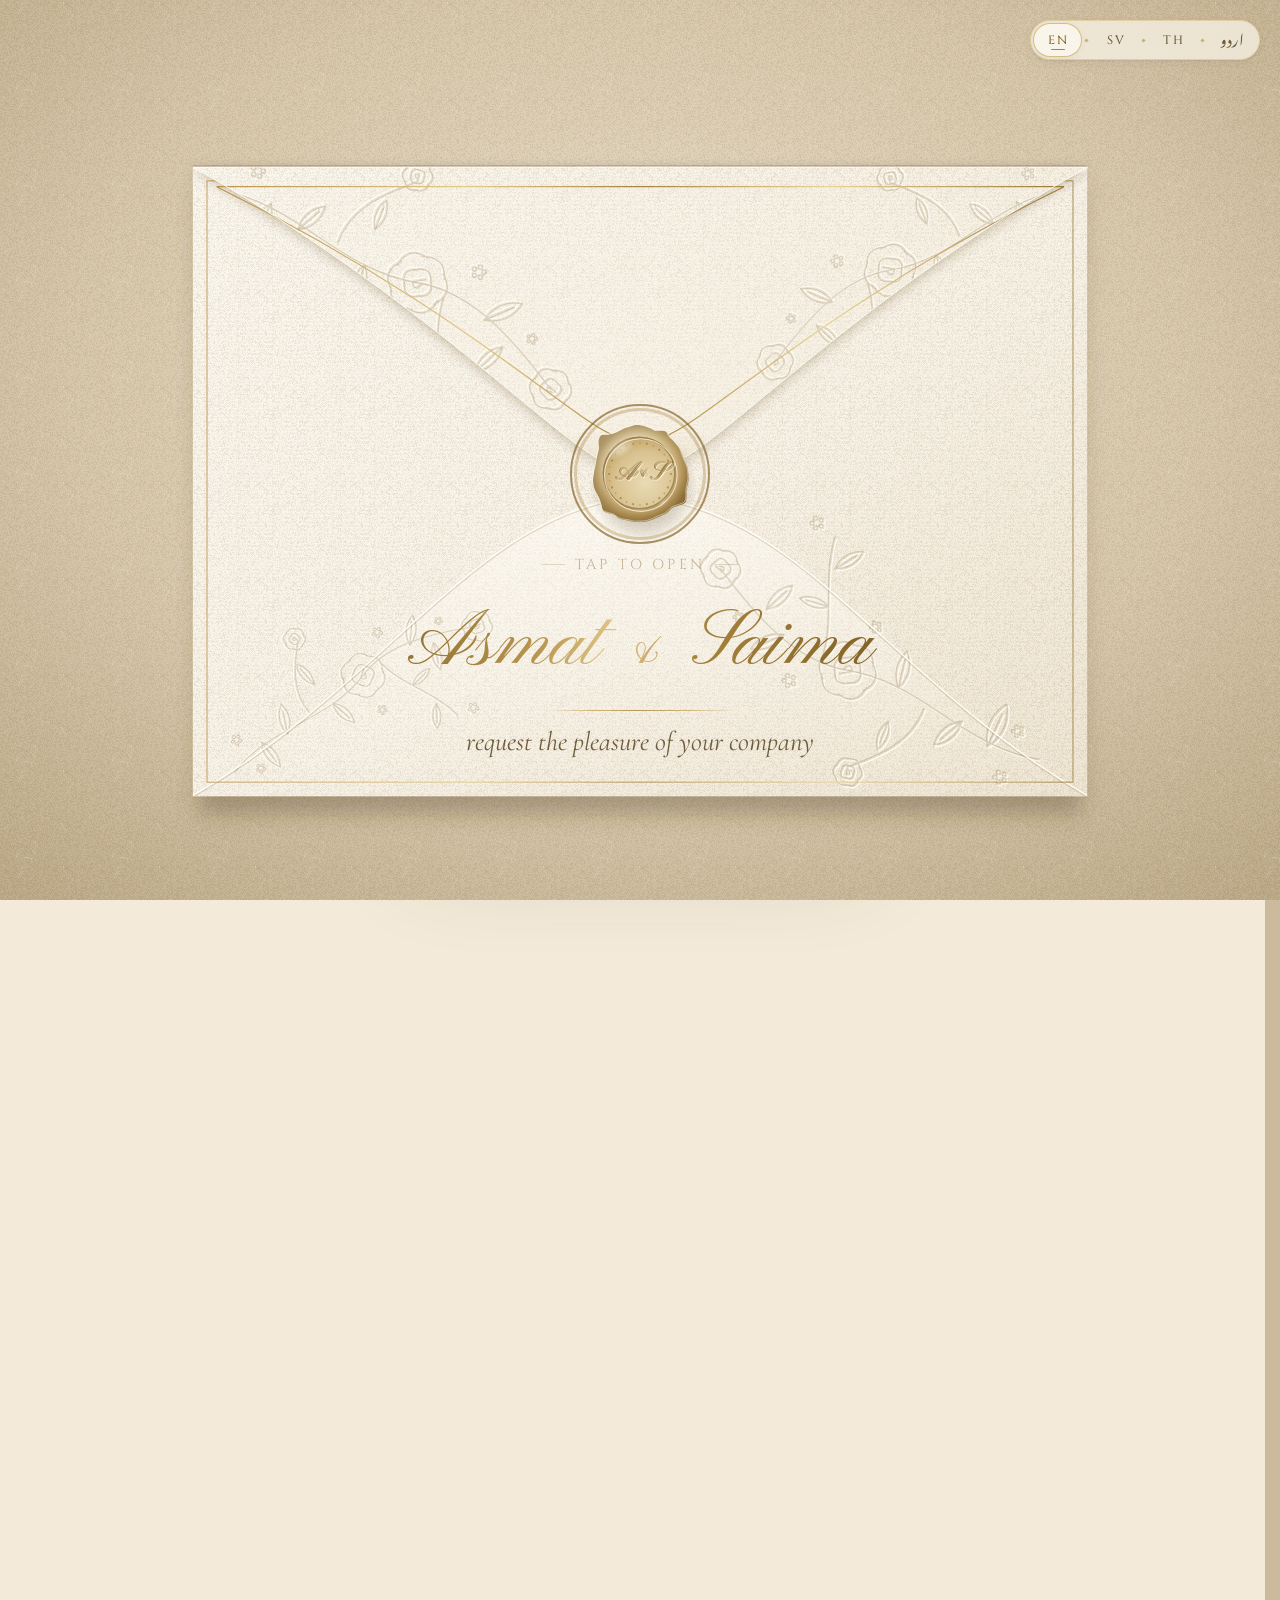
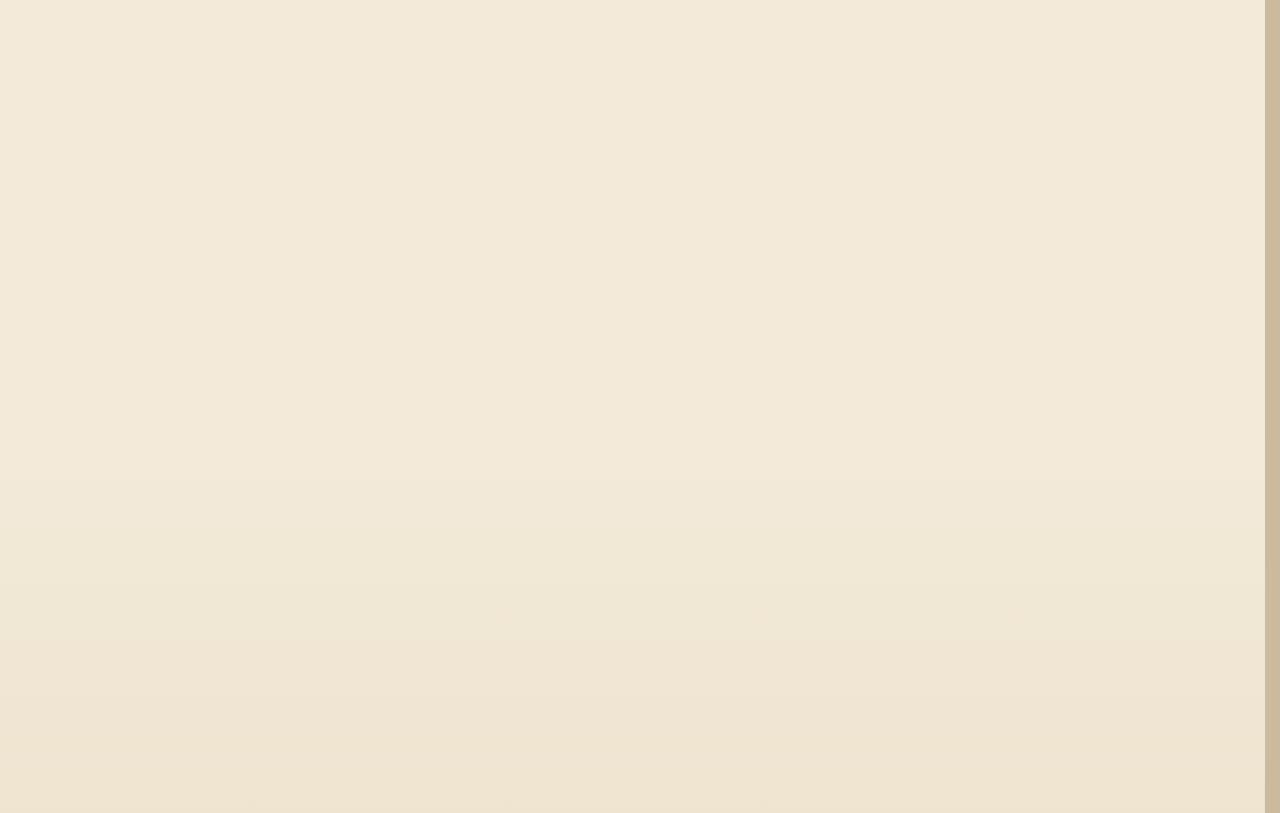
<file: index.html>
<!doctype html>
<html lang="en" dir="ltr" class="no-js">
<head>
  <meta charset="utf-8">
  <meta name="viewport" content="width=device-width, initial-scale=1, viewport-fit=cover">
  <title>Asmat &amp; Saima · Wedding · 13 December 2026</title>
  <meta name="description" content="You are warmly invited to the Wedding of Asmat &amp; Saima — Sunday, 13 December 2026 from 16:00, Göteborg.">
  <meta name="theme-color" content="#f3ead9">
  <meta name="color-scheme" content="only light">
  <meta name="format-detection" content="telephone=no">

  <!-- Link previews (WhatsApp, iMessage, Messenger…) — absolute URLs required -->
  <meta property="og:type" content="website">
  <meta property="og:title" content="Asmat &amp; Saima · Wedding">
  <meta property="og:description" content="Sunday, 13 December 2026 · 16:00 · Göteborg — tap to open your invitation.">
  <meta property="og:url" content="https://chatchaisornkarn.github.io/asmat-saima/">
  <meta property="og:image" content="https://chatchaisornkarn.github.io/asmat-saima/assets/og-image.jpg">
  <meta property="og:image:width" content="1200">
  <meta property="og:image:height" content="630">
  <meta property="og:image:alt" content="Wedding invitation card for Asmat &amp; Saima — Sunday, 13 December 2026, 16:00, Göteborg">
  <meta name="twitter:card" content="summary_large_image">

  <link rel="icon" href="assets/favicon.svg" type="image/svg+xml">
  <link rel="apple-touch-icon" href="assets/apple-touch-icon.png">

  <!-- Language/direction before first paint (full logic lives in src/i18n/index.js) -->
  <script>
    (function () {
      var supported = ['en', 'sv', 'th', 'ur'], pick = null;
      try { var q = new URLSearchParams(location.search).get('lang'); if (q && supported.indexOf(q) > -1) pick = q; } catch (e) {}
      if (!pick) {
        var list = (navigator.languages && navigator.languages.length) ? navigator.languages : [navigator.language || 'en'];
        for (var i = 0; i < list.length && !pick; i++) {
          var base = String(list[i]).toLowerCase().split('-')[0];
          if (base === 'nb' || base === 'no' || base === 'da') base = null; // keep EN for other Nordics
          if (base && supported.indexOf(base) > -1) pick = base;
        }
      }
      pick = pick || 'en';
      var h = document.documentElement;
      h.lang = pick; h.dir = pick === 'ur' ? 'rtl' : 'ltr';
      h.className = h.className.replace('no-js', 'js');
    })();
  </script>

  <link rel="preconnect" href="https://fonts.googleapis.com">
  <link rel="preconnect" href="https://fonts.gstatic.com" crossorigin>
  <link rel="stylesheet" href="https://fonts.googleapis.com/css2?family=Cinzel:wght@400;500;600&family=Cormorant+Garamond:ital,wght@0,400;0,500;0,600;1,400;1,500&family=Pinyon+Script&display=swap">

  <link rel="stylesheet" href="src/styles/tokens.css">
  <link rel="stylesheet" href="src/styles/base.css">
  <link rel="stylesheet" href="src/styles/switcher.css">
  <link rel="stylesheet" href="src/styles/postcard.css">
  <link rel="stylesheet" href="src/styles/opening.css">
  <link rel="stylesheet" href="src/styles/sections.css">
  <link rel="stylesheet" href="src/styles/rsvp.css">

  <link rel="modulepreload" href="config.js">
  <script type="module" src="src/main.js"></script>
</head>
<body>
  <a class="skip-link" href="#rsvp" data-i18n="cue.aria">Scroll down to reply</a>

  <!-- Language switcher: always visible, usable while the doors are closed -->
  <nav id="lang-switcher" class="lang-switcher" aria-label="Language"></nav>

  <!-- Opening animation (envelope → arched doors) overlays everything until opened -->
  <div id="opening" class="opening" role="dialog" aria-modal="true" aria-labelledby="opening-title"></div>

  <main id="site" class="site">
    <div class="site__layout">
      <div class="site__card">
        <section id="postcard" class="postcard-section" aria-labelledby="postcard-title"></section>
        <div id="rsvp-cue" class="rsvp-cue"></div>
      </div>
      <div class="site__panel">
        <section id="actions" class="actions" aria-labelledby="actions-title"></section>
        <section id="rsvp" class="rsvp" aria-labelledby="rsvp-title" tabindex="-1"></section>
      </div>
    </div>
    <footer id="footer" class="footer"></footer>
  </main>

  <noscript>
    <div class="noscript">
      <p>You are warmly invited to the Wedding of <strong>Asmat &amp; Saima</strong>.</p>
      <p>Sunday, 13 December 2026 · 16:00 · Grand Plaza Bröllop &amp; Konferens, Göteborg</p>
      <p>Please enable JavaScript to reply.</p>
    </div>
  </noscript>
</body>
</html>
</file>
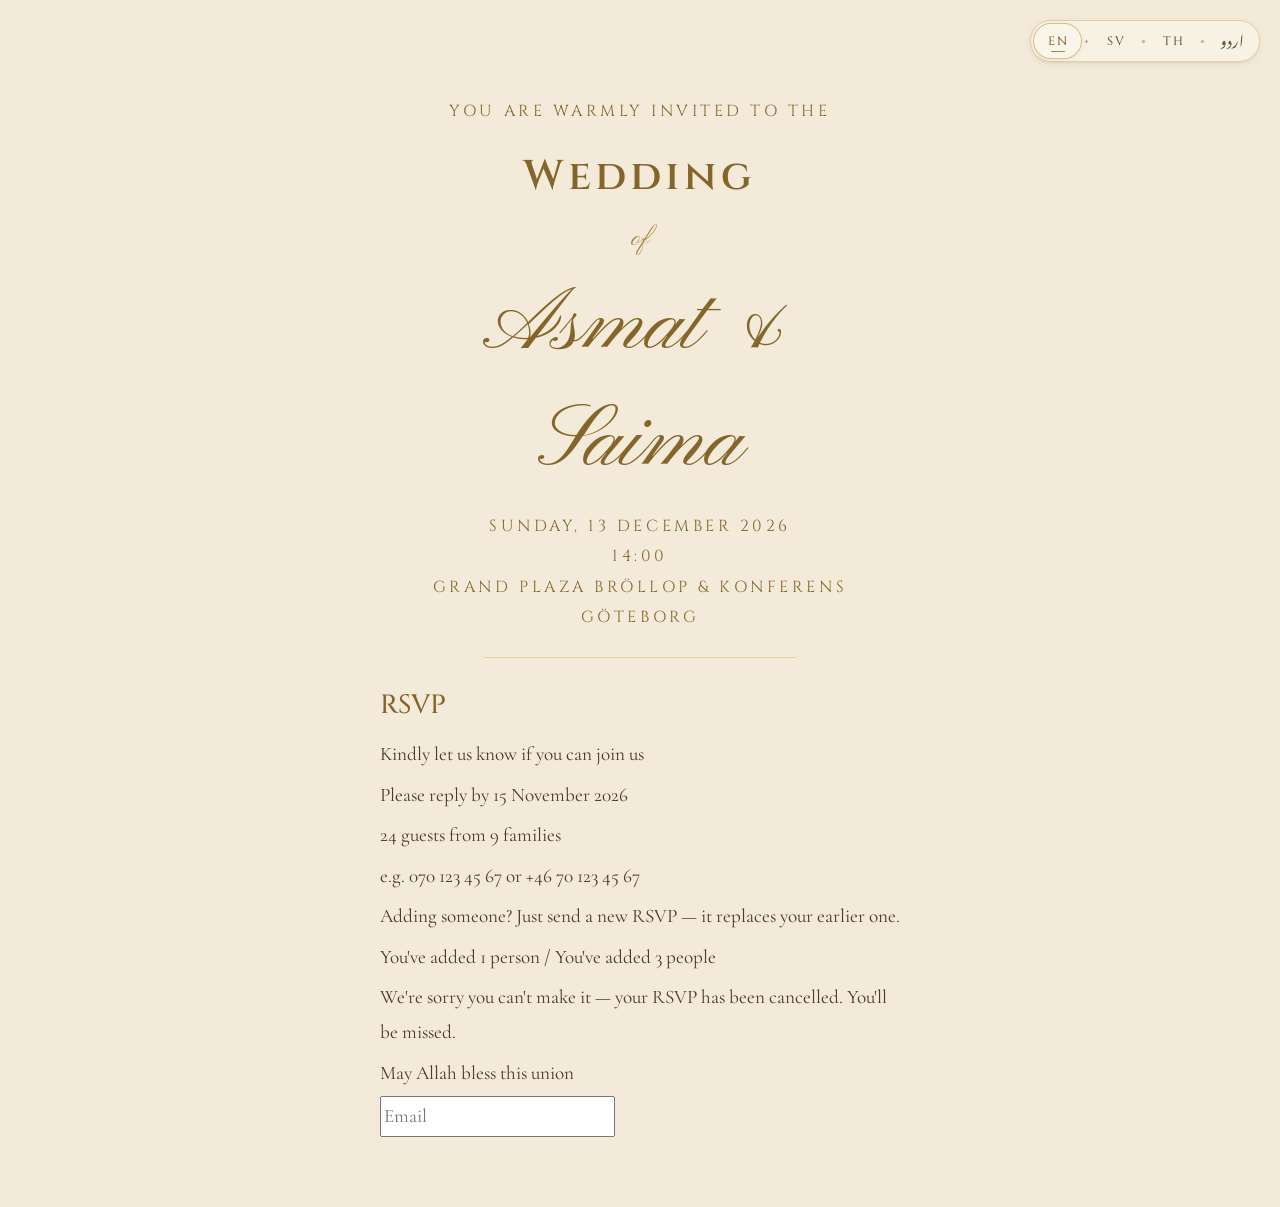
<file: tests/i18n/harness.html>
<!doctype html>
<!-- Dev harness for the i18n engine + switcher in isolation.
     Serve asmat-saima/ and open /tests/i18n/harness.html  (?lang=ur, ?overlay=1 for a fake opening overlay) -->
<html lang="en" dir="ltr" class="no-js">
<head>
  <meta charset="utf-8">
  <meta name="viewport" content="width=device-width, initial-scale=1, viewport-fit=cover">
  <title>i18n harness</title>
  <meta name="description" content="">
  <script>
    (function () {
      var supported = ['en', 'sv', 'th', 'ur'], pick = null;
      try { var q = new URLSearchParams(location.search).get('lang'); if (q && supported.indexOf(q) > -1) pick = q; } catch (e) {}
      if (!pick) {
        var list = (navigator.languages && navigator.languages.length) ? navigator.languages : [navigator.language || 'en'];
        for (var i = 0; i < list.length && !pick; i++) {
          var base = String(list[i]).toLowerCase().split('-')[0];
          if (base === 'nb' || base === 'no' || base === 'da') base = null;
          if (base && supported.indexOf(base) > -1) pick = base;
        }
      }
      pick = pick || 'en';
      var h = document.documentElement;
      h.lang = pick; h.dir = pick === 'ur' ? 'rtl' : 'ltr';
      h.className = h.className.replace('no-js', 'js');
    })();
  </script>
  <link rel="preconnect" href="https://fonts.googleapis.com">
  <link rel="preconnect" href="https://fonts.gstatic.com" crossorigin>
  <link rel="stylesheet" href="https://fonts.googleapis.com/css2?family=Cinzel:wght@400;500;600&family=Cormorant+Garamond:ital,wght@0,400;0,500;0,600;1,400;1,500&family=Pinyon+Script&display=swap">
  <link rel="stylesheet" href="../../src/styles/tokens.css">
  <link rel="stylesheet" href="../../src/styles/switcher.css">
  <style>
    input { font: inherit; max-width: 100%; box-sizing: border-box; }
    body { margin: 0; background: var(--cream); color: var(--ink); font-family: var(--font-serif); }
    .card { max-width: var(--card-max); margin: 0 auto; padding: 96px 24px 64px; text-align: center; }
    .caps { font-family: var(--font-display); letter-spacing: var(--tracking-caps); text-transform: uppercase;
            color: var(--gold-deep); font-size: var(--fs-sm); line-height: 1.9; margin: 0; }
    .wedding { font-family: var(--font-display); color: var(--gold-deep); font-size: var(--fs-xl); letter-spacing: 0.12em;
             margin: 0.4em 0 0.2em; line-height: 1.6; font-weight: 600; }
    :root:lang(th) .wedding, :root:lang(ur) .wedding { letter-spacing: 0; }
    .of { font-family: var(--font-script); color: var(--gold); font-size: var(--fs-lg); margin: 0; line-height: 1.6; }
    :root:lang(th) .of, :root:lang(ur) .of { font-family: var(--font-serif); font-size: var(--fs-md); }
    .names { font-family: var(--font-script); color: var(--gold-deep); font-size: var(--fs-names); margin: 0.1em 0; line-height: 1.3; }
    .rule { height: 1px; background: var(--gold-pale); margin: 24px auto; width: 60%; }
    .body { text-align: start; font-family: var(--font-ui); font-size: var(--fs-md); line-height: 1.8; }
    .body h2 { font-family: var(--font-display); color: var(--gold-deep); font-weight: 500; font-size: var(--fs-lg); margin: 0 0 8px; line-height: 1.8; }
    .body p { margin: 0 0 6px; }
    .fake-overlay { position: fixed; inset: 0; z-index: var(--z-opening); background: var(--cream-deep);
                    display: grid; place-items: center; color: var(--gold-deep); font-family: var(--font-display); }
    .fake-overlay[hidden] { display: none; }
  </style>
</head>
<body>
  <nav id="lang-switcher" class="lang-switcher" aria-label="Language"></nav>
  <div class="card">
    <p class="caps" data-i18n="postcard.invitedTo"></p>
    <p class="wedding" data-i18n="postcard.wedding"></p>
    <p class="of" data-i18n="postcard.of"></p>
    <p class="names">Asmat &amp; Saima</p>
    <p class="caps" data-i18n="postcard.date"></p>
    <p class="caps" id="time"></p>
    <p class="caps" style="font-family: 'Cinzel', serif">Grand Plaza Bröllop &amp; Konferens<br>Göteborg</p>
    <div class="rule"></div>
    <div class="body">
      <h2 data-i18n="rsvp.heading"></h2>
      <p data-i18n="rsvp.subheading"></p>
      <p id="deadline"></p>
      <p id="count"></p>
      <p data-i18n="form.phoneHint"></p>
      <p data-i18n="rsvp.hint"></p>
      <p id="counter"></p>
      <p data-i18n="cancel.successAll"></p>
      <p data-i18n="footer.dua"></p>
      <p><input data-i18n-attr="placeholder:form.email;aria-label:form.email"></p>
    </div>
  </div>
  <div class="fake-overlay" id="overlay" hidden><span data-i18n="opening.tapToOpen"></span></div>
  <script type="module">
    import config from '../../config.js';
    import { initI18n, applyTranslations, t, onLangChange, formatDate, formatTime } from '../../src/i18n/index.js';
    import { mountSwitcher } from '../../src/switcher.js';
    if (new URLSearchParams(location.search).get('overlay')) document.getElementById('overlay').hidden = false;
    await initI18n(config);
    mountSwitcher(document.getElementById('lang-switcher'), config);
    const dyn = () => {
      document.getElementById('deadline').textContent = t('rsvp.deadline', { date: formatDate('2026-11-15') });
      document.getElementById('count').textContent = t('rsvp.count', { guests: 24, households: 9, count: 9 });
      document.getElementById('counter').textContent = t('form.counter', { count: 1 }) + ' / ' + t('form.counter', { count: 3 });
      document.getElementById('time').textContent = t('postcard.time', { time: formatTime('14:00') });
    };
    dyn();
    applyTranslations(document);
    onLangChange(dyn);
    window.__ready = true;
  </script>
</body>
</html>
</file>
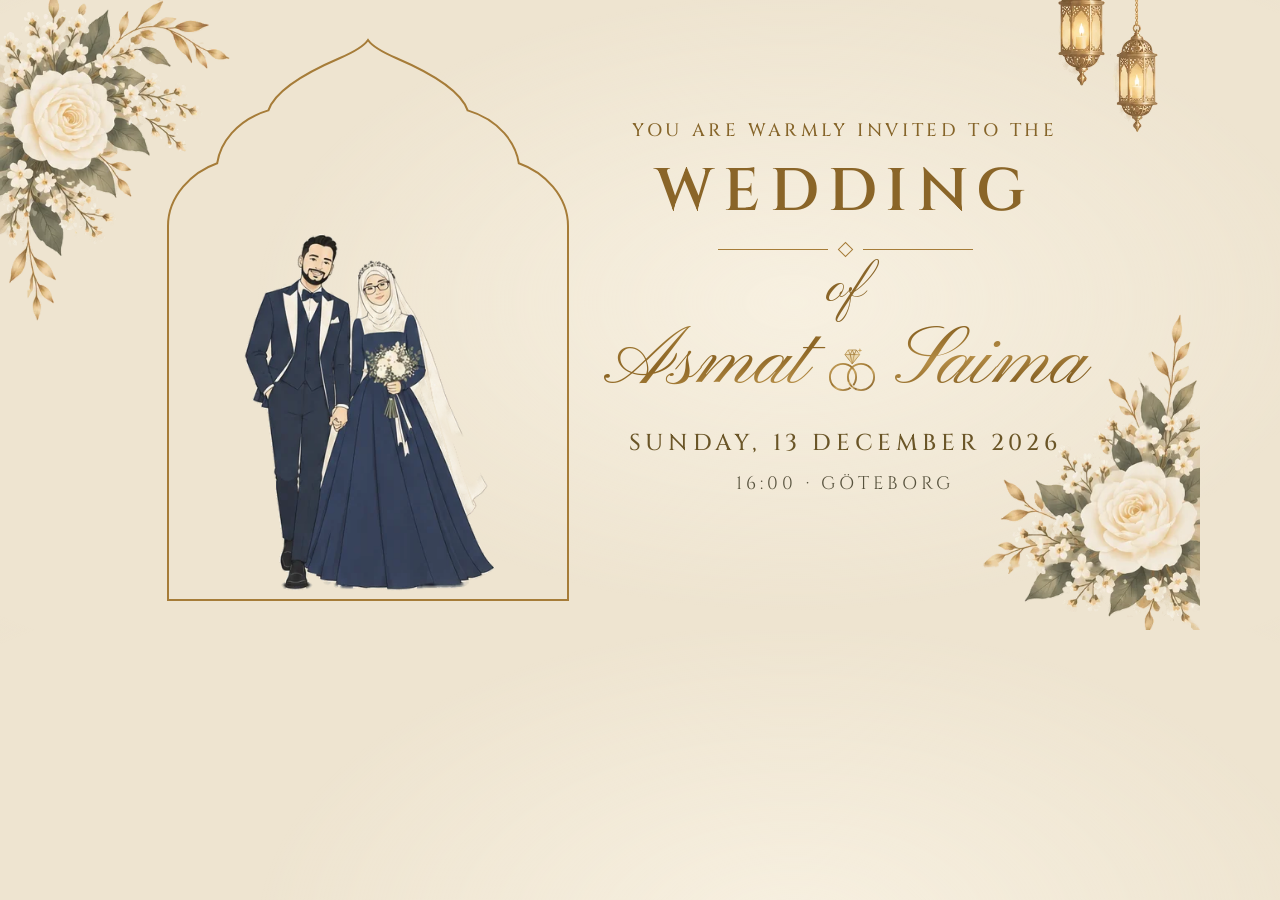
<file: tests/postcard/og-image.html>
<!doctype html>
<!-- Link-preview composition (1200×630). Rendered to assets/og-image.jpg by render-assets.py; not part of the site. -->
<html lang="en">
<head>
<meta charset="utf-8">
<link rel="stylesheet" href="https://fonts.googleapis.com/css2?family=Cinzel:wght@500;600&family=Pinyon+Script&display=swap">
<style>
  html, body { margin: 0; }
  body {
    width: 1200px; height: 630px; overflow: hidden; position: relative;
    background:
      radial-gradient(ellipse 60% 70% at 62% 48%, rgba(255, 250, 238, .55), transparent 70%),
      radial-gradient(ellipse 120% 110% at 50% 50%, transparent 60%, rgba(214, 196, 160, .55) 100%),
      #eee4d0;
    font-family: 'Cinzel', serif; color: #86652a;
  }
  .art { position: absolute; display: block; }
  .tl { left: 0; top: 0; width: 250px; }
  .br { right: 0; bottom: 0; width: 230px; }
  .l1 { right: 92px; top: -70px; width: 58px; }
  .l2 { right: 34px; top: -70px; width: 56px; }
  svg.frame { position: absolute; inset: 0; }
  .couple { left: 228px; bottom: 34px; width: 280px; }
  .text { position: absolute; left: 560px; right: 70px; top: 118px; text-align: center; }
  .inv { font-size: 18px; letter-spacing: .2em; font-weight: 500; }
  .wedding { font-size: 60px; letter-spacing: .16em; font-weight: 600; color: #8a6528; margin: 8px 0 0; }
  .of { font-family: 'Pinyon Script', cursive; font-size: 54px; line-height: 1; margin-top: 6px; color: #8a6528; }
  .names { font-family: 'Pinyon Script', cursive; font-size: 84px; line-height: 1.15; white-space: nowrap; color: #93692a;
    background: linear-gradient(172deg, #b18a41 0%, #8c6524 38%, #b48c45 56%, #7f5a1e 78%, #a07a35 100%);
    -webkit-background-clip: text; background-clip: text; -webkit-text-fill-color: transparent; padding: 0 .2em; }
  .rings { display: inline-block; width: 66px; vertical-align: middle; margin: 0 .12em; }
  .date { font-size: 23px; letter-spacing: .2em; color: #6a5527; margin-top: 16px; font-weight: 500; }
  .place { font-size: 18px; letter-spacing: .22em; color: #57523d; margin-top: 12px; }
  .rule { display: flex; align-items: center; justify-content: center; gap: 12px; margin-top: 12px; }
  .rule i { display: block; width: 110px; height: 1.4px; background: #a67c38; }
  .rule b { width: 9px; height: 9px; transform: rotate(45deg); border: 1.4px solid #a67c38; }
</style>
</head>
<body>
  <svg class="frame" width="1200" height="630" viewBox="0 0 1200 630"><path id="arch" fill="none" stroke="#a67c38" stroke-width="2"/></svg>
  <img class="art tl" src="../../assets/art/roses-top-left.webp" alt="">
  <img class="art br" src="../../assets/art/roses-bottom-right.webp" alt="">
  <img class="art l1" src="../../assets/art/lantern-1.webp" alt="">
  <img class="art l2" src="../../assets/art/lantern-2.webp" alt="">
  <img class="art couple" src="../../assets/art/couple.webp" alt="">
  <div class="text">
    <div class="inv">YOU ARE WARMLY INVITED TO THE</div>
    <div class="wedding">WEDDING</div>
    <div class="rule"><i></i><b></b><i></i></div>
    <div class="of">of</div>
    <div class="names">Asmat<span class="rings" id="rings"></span>Saima</div>
    <div class="date">SUNDAY, 13 DECEMBER 2026</div>
    <div class="place">16:00 · GÖTEBORG</div>
  </div>
  <script type="module">
    import { archPath } from '../../src/art/arch.js';
    import { rings } from '../../src/art/ornaments.js';
    // arch around the couple
    document.getElementById('arch').setAttribute('d', archPath(400, 560, { x: 168, y: 40 }));
    const r = document.getElementById('rings');
    r.innerHTML = rings('og');
    r.style.cssText += ';--pc-foil-hi:#c9a560;--pc-foil:#9c7430;--pc-foil-lo:#7a5520;--pc-gem-hi:#f7ecd3;--pc-gem-lo:#dcc28c;--pc-paper-flat:#eee4d0';
    r.querySelector('svg').style.cssText = 'display:block;width:100%;height:auto;overflow:visible';
    document.fonts.ready.then(() => document.body.dataset.ready = '1');
  </script>
</body>
</html>
</file>
<file: src/styles/tokens.css>
/* ─────────────────────────────────────────────────────────────────────────
   Design tokens — the single source of colour, type, spacing and motion.
   Every other stylesheet uses these variables; never hard-code a colour.
   Palette sampled from requirements/references/invite_postcard.png
   ───────────────────────────────────────────────────────────────────────── */
:root {
  /* Paper */
  --cream:        #f3ead9;   /* postcard ground */
  --cream-deep:   #ebdfc8;   /* shaded paper, inputs */
  --paper:        #faf5ea;   /* lightest — cards, highlights */
  --vellum:       rgba(250, 245, 234, 0.72); /* translucent panels */

  /* Gold line-art */
  --gold:         #a8843c;   /* primary line + text accent */
  --gold-deep:    #85662a;   /* text on cream (AA contrast) */
  --gold-light:   #c9a961;   /* highlights, hover */
  --gold-pale:    #e2cf9f;   /* hairlines on cream */
  --gold-grad:    linear-gradient(135deg, #c9a961 0%, #a8843c 45%, #d8bd7a 60%, #85662a 100%);

  /* Ink */
  --ink:          #4a3b22;   /* body text (warm brown) */
  --ink-soft:     #6e5c3d;   /* secondary text */
  --ink-faint:    #9a8a6c;   /* placeholders, hints */

  /* Accents from the illustration */
  --navy:         #1f2b47;   /* couple's attire — used sparingly */
  --navy-soft:    #33405f;
  --sage:         #8d9b7e;   /* leaves */
  --sage-deep:    #5f6e52;
  --rose:         #fbf6ee;   /* white roses */
  --danger:       #9b3b2f;   /* errors (muted terracotta) */
  --success:      #5f6e52;

  /* Type */
  --font-script:  'Pinyon Script', 'Great Vibes', cursive;
  --font-display: 'Cinzel', 'Cormorant Garamond', Georgia, serif;
  --font-serif:   'Cormorant Garamond', 'EB Garamond', Georgia, 'Times New Roman', serif;
  --font-ui:      'Cormorant Garamond', Georgia, serif;
  --tracking-caps: 0.22em;

  /* Fluid type scale */
  --fs-xs:   clamp(0.78rem, 0.74rem + 0.2vw, 0.86rem);
  --fs-sm:   clamp(0.9rem, 0.85rem + 0.25vw, 1rem);
  --fs-md:   clamp(1.05rem, 0.98rem + 0.35vw, 1.2rem);
  --fs-lg:   clamp(1.3rem, 1.15rem + 0.7vw, 1.65rem);
  --fs-xl:   clamp(1.8rem, 1.5rem + 1.5vw, 2.6rem);
  --fs-2xl:  clamp(2.6rem, 2rem + 3vw, 4.2rem);
  --fs-names: clamp(3rem, 2.2rem + 5vw, 5.6rem);

  /* Space (4px base) */
  --s-1: 0.25rem; --s-2: 0.5rem; --s-3: 0.75rem; --s-4: 1rem;
  --s-5: 1.5rem;  --s-6: 2rem;   --s-7: 3rem;    --s-8: 4rem; --s-9: 6rem;

  /* Shape & depth */
  --radius-sm: 6px;
  --radius:    12px;
  --radius-lg: 20px;
  --hairline:  1px solid var(--gold-pale);
  --line:      1px solid var(--gold);
  --shadow-sm: 0 1px 2px rgba(74, 59, 34, 0.08), 0 2px 8px rgba(74, 59, 34, 0.06);
  --shadow:    0 2px 6px rgba(74, 59, 34, 0.08), 0 12px 32px rgba(74, 59, 34, 0.10);
  --shadow-lg: 0 8px 24px rgba(74, 59, 34, 0.12), 0 32px 80px rgba(74, 59, 34, 0.16);
  --focus-ring: 0 0 0 3px rgba(168, 132, 60, 0.35);

  /* Motion */
  --ease-out:    cubic-bezier(0.22, 1, 0.36, 1);
  --ease-in-out: cubic-bezier(0.65, 0, 0.35, 1);
  --ease-door:   cubic-bezier(0.6, 0.02, 0.2, 1);
  --dur-fast: 160ms; --dur: 320ms; --dur-slow: 700ms;

  /* Layout */
  --content-max: 1200px;
  --card-max:    520px;   /* postcard max width on desktop */
  --panel-max:   560px;   /* RSVP column */
  --gutter: max(16px, env(safe-area-inset-left, 0px));

  /* Z layers */
  --z-content: 1; --z-sticky: 50; --z-switcher: 900; --z-opening: 1000; --z-toast: 1100;

  /* "only" opts out of browser-forced dark modes (Chrome auto-dark, Samsung Internet) that invert the card */
  color-scheme: only light;
}

/* Script-specific font stacks (fonts load lazily; see src/i18n/index.js) */
:root:lang(th) {
  --font-serif:   'Noto Serif Thai', 'Cormorant Garamond', serif;
  --font-ui:      'Noto Serif Thai', 'Cormorant Garamond', serif;
  --font-display: 'Noto Serif Thai', 'Cinzel', serif;
  --tracking-caps: 0.04em;
}
:root:lang(ur) {
  --font-serif:   'Noto Nastaliq Urdu', 'Noto Naskh Arabic', 'Cormorant Garamond', serif;
  --font-ui:      'Noto Naskh Arabic', 'Noto Nastaliq Urdu', 'Cormorant Garamond', serif;
  --font-display: 'Noto Nastaliq Urdu', 'Noto Naskh Arabic', serif;
  --tracking-caps: 0;
}

@media (prefers-reduced-motion: reduce) {
  :root { --dur-fast: 1ms; --dur: 1ms; --dur-slow: 1ms; }
}
</file>
<file: src/styles/base.css>
/* ─────────────────────────────────────────────────────────────────────────
   Base — reset, paper ground, typography, buttons, page layout.
   Owned by the layout feature (src/layout.js). Colours come from tokens.css.

   Layout contract (see docs/ARCHITECTURE.md):
     < 1000px   one column: .site__card fills the first screen (min-height 100svh,
                postcard centred, RSVP cue at its foot), then .site__panel.
     ≥ 1000px   two columns inside --content-max: the card column is sticky
                (top 0, height 100svh, card centred); the panel scrolls beside it.
     .site__card is a CSS container named "card" (inline-size on phones, size on
                desktop) so the postcard can size itself with cqi / cqb units.
   ───────────────────────────────────────────────────────────────────────── */

/* Derived tokens (all built from tokens.css values) */
:root {
  /* Small gold text on cream: --gold-deep is 4.47:1 on --cream, a hair under AA;
     this is 4.9:1 on cream, 5.4:1 on paper. */
  --gold-text: color-mix(in srgb, var(--gold-deep) 85%, var(--ink));
  --gold-foil: linear-gradient(135deg,
      color-mix(in srgb, var(--gold-deep) 70%, var(--ink)) 0%,
      var(--gold-deep) 46%,
      color-mix(in srgb, var(--gold-deep) 92%, var(--gold-light)) 54%,
      color-mix(in srgb, var(--gold-deep) 78%, var(--ink)) 100%);
  --hairline-gold: color-mix(in srgb, var(--gold) 55%, var(--gold-pale));
  --site-pad-inline: max(clamp(1rem, 0.4rem + 3vw, 3rem), env(safe-area-inset-left, 0px), env(safe-area-inset-right, 0px));
  --switcher-clearance: 4.25rem;      /* keeps anchored headings clear of the fixed language switcher */
  --bp-wide: 1000px;                  /* documentation only — media queries can't read custom properties */
}

/* ── Reset ─────────────────────────────────────────────────────────────── */
*, *::before, *::after { box-sizing: border-box; }
* { margin: 0; }
html {
  -webkit-text-size-adjust: 100%;
  text-size-adjust: 100%;
  -webkit-tap-highlight-color: transparent;
  scrollbar-gutter: stable;              /* no sideways jump when the scroll lock lifts */
  scroll-padding-block-start: var(--switcher-clearance);
  hanging-punctuation: first last;
}
@media (prefers-reduced-motion: no-preference) {
  html { scroll-behavior: smooth; }
}
body { min-height: 100vh; min-height: 100svh; }
img, picture, svg, video, canvas { display: block; max-width: 100%; }
svg { overflow: visible; }
input, button, textarea, select { font: inherit; color: inherit; letter-spacing: inherit; }
button { cursor: pointer; background: none; border: 0; padding: 0; }
button:disabled { cursor: not-allowed; }
p, h1, h2, h3, h4, h5, h6, li, dd, figcaption, blockquote { overflow-wrap: break-word; }
h1, h2, h3, h4 { text-wrap: balance; }
p { text-wrap: pretty; }
ul[role="list"], ol[role="list"] { list-style: none; padding: 0; }
dialog { padding: 0; border: 0; color: inherit; background: none; max-width: none; max-height: none; }
[hidden] { display: none !important; }
:target { scroll-margin-block-start: var(--switcher-clearance); }

/* Scroll lock while the opening doors cover the page (html.js without .is-open). */
html.js:not(.is-open),
html.js:not(.is-open) body,
html.has-modal,
html.has-modal body { overflow: hidden; }
html.js:not(.is-open) body { overscroll-behavior: none; }

/* ── Paper ground ──────────────────────────────────────────────────────── */
body {
  position: relative;
  background-color: var(--cream);
  color: var(--ink);
  font-family: var(--font-serif);
  font-size: 1.125rem;                 /* 18px — Cormorant has a small x-height */
  font-weight: 400;
  line-height: 1.6;
  font-kerning: normal;
  font-variant-ligatures: common-ligatures;
  font-optical-sizing: auto;
  -webkit-font-smoothing: antialiased;
  -moz-osx-font-smoothing: grayscale;
  text-rendering: optimizeLegibility;
}
/* Fixed paper layer: soft light in the middle, warmer toward the edges, a fine fibre grain.
   (A fixed pseudo-element instead of background-attachment: fixed, which iOS ignores.) */
body::before {
  content: "";
  position: fixed;
  inset: 0;
  z-index: -1;
  pointer-events: none;
  background-color: var(--cream);
  background-image:
    /* grain: feTurbulence noise tinted with --ink (#4a3b22) at very low alpha */
    url("data:image/svg+xml,%3Csvg xmlns='http://www.w3.org/2000/svg' width='220' height='220'%3E%3Cfilter id='n'%3E%3CfeTurbulence type='fractalNoise' baseFrequency='.85' numOctaves='3' stitchTiles='stitch'/%3E%3CfeColorMatrix values='0 0 0 0 .29 0 0 0 0 .23 0 0 0 0 .13 0 0 0 .55 0'/%3E%3C/filter%3E%3Crect width='100%25' height='100%25' filter='url(%23n)' opacity='.09'/%3E%3C/svg%3E"),
    /* long paper fibres */
    url("data:image/svg+xml,%3Csvg xmlns='http://www.w3.org/2000/svg' width='600' height='600'%3E%3Cfilter id='f'%3E%3CfeTurbulence type='fractalNoise' baseFrequency='.004 .09' numOctaves='2' seed='7' stitchTiles='stitch'/%3E%3CfeColorMatrix values='0 0 0 0 .29 0 0 0 0 .23 0 0 0 0 .13 0 0 0 .5 -.12'/%3E%3C/filter%3E%3Crect width='100%25' height='100%25' filter='url(%23f)' opacity='.08'/%3E%3C/svg%3E"),
    radial-gradient(ellipse 85% 70% at 50% 42%, color-mix(in srgb, var(--paper) 70%, transparent) 0%, transparent 70%),
    radial-gradient(ellipse 140% 110% at 50% 50%, transparent 55%, color-mix(in srgb, var(--cream-deep) 75%, transparent) 100%);
  background-size: 220px 220px, 600px 600px, 100% 100%, 100% 100%;
}

/* ── Typography ────────────────────────────────────────────────────────── */
h1, h2, h3, h4 {
  font-family: var(--font-display);
  font-weight: 500;
  line-height: 1.2;
  color: var(--gold-text);
  letter-spacing: 0.04em;
}
h1 { font-size: var(--fs-2xl); }
h2 { font-size: var(--fs-xl); }
h3 { font-size: var(--fs-lg); }
h4 { font-size: var(--fs-md); }
small { font-size: var(--fs-sm); }
strong, b { font-weight: 600; }
em, i { font-style: italic; }

a {
  color: var(--gold-text);
  text-decoration-line: underline;
  text-decoration-thickness: 1px;
  text-decoration-color: var(--hairline-gold);
  text-underline-offset: 0.22em;
  transition: color var(--dur-fast) ease, text-decoration-color var(--dur-fast) ease;
}
a:hover { color: var(--ink); text-decoration-color: currentColor; }

::selection { background: color-mix(in srgb, var(--gold-pale) 80%, transparent); color: var(--ink); }

/* Script-specific reading sizes (font families come from tokens.css) */
/* Thai and Urdu fonts have no italic: never fake one with a slant (Latin runs keep their real italic) */
html:lang(th), html:lang(ur) { font-synthesis: weight; }
html:lang(th) body { font-size: 1.0625rem; line-height: 1.75; }
html:lang(ur) body { font-size: 1.0625rem; line-height: 2.05; }
html:lang(ur) h1, html:lang(ur) h2, html:lang(ur) h3, html:lang(ur) h4 { line-height: 1.9; letter-spacing: 0; }
html:lang(th) h1, html:lang(th) h2, html:lang(th) h3, html:lang(th) h4 { line-height: 1.45; letter-spacing: 0; }

/* Utility: small tracked caps (labels, dates). Thai/Urdu have no case — no transform, no tracking. */
.caps {
  font-family: var(--font-display);
  font-size: var(--fs-xs);
  font-weight: 500;
  letter-spacing: var(--tracking-caps);
  text-transform: uppercase;
  color: var(--gold-text);
}
html:lang(th) .caps, html:lang(ur) .caps { text-transform: none; font-size: var(--fs-sm); }

/* ── Focus ─────────────────────────────────────────────────────────────── */
:focus { outline: none; }
:focus-visible {
  outline: 1.5px solid var(--gold-deep);
  outline-offset: 3px;
  box-shadow: var(--focus-ring);
  border-radius: var(--radius-sm);
}
/* Programmatic focus targets (e.g. #rsvp tabindex=-1) get no ring */
[tabindex="-1"]:focus:not(:focus-visible) { box-shadow: none; }
section[tabindex="-1"]:focus-visible { outline: none; box-shadow: none; }

/* ── Accessibility helpers ─────────────────────────────────────────────── */
.visually-hidden:not(:focus):not(:active) {
  position: absolute !important;
  inline-size: 1px !important;
  block-size: 1px !important;
  padding: 0 !important;
  margin: -1px !important;
  overflow: hidden !important;
  clip: rect(0 0 0 0) !important;
  clip-path: inset(50%) !important;
  white-space: nowrap !important;
  border: 0 !important;
}

.skip-link {
  position: fixed;
  inset-block-start: calc(env(safe-area-inset-top, 0px) + var(--s-3));
  inset-inline-start: calc(var(--site-pad-inline));
  z-index: var(--z-toast);
  padding: var(--s-2) var(--s-4);
  min-block-size: 44px;
  display: inline-flex;
  align-items: center;
  font-family: var(--font-display);
  font-size: var(--fs-xs);
  letter-spacing: var(--tracking-caps);
  text-transform: uppercase;
  text-decoration: none;
  color: var(--paper);
  background: var(--gold-foil);
  border-radius: 999px;
  box-shadow: var(--shadow);
  transform: translateY(calc(-100% - 2rem));
  transition: transform var(--dur) var(--ease-out);
}
.skip-link:focus, .skip-link:focus-visible { transform: none; color: var(--paper); }
html.js:not(.is-open) .skip-link { visibility: hidden; }
html:lang(th) .skip-link, html:lang(ur) .skip-link { text-transform: none; font-size: var(--fs-sm); }

.noscript {
  max-inline-size: 34rem;
  margin: 12vh auto;
  padding: var(--s-7) var(--s-6);
  text-align: center;
  font-size: var(--fs-md);
  color: var(--ink);
  background: var(--paper);
  border: var(--hairline);
  outline: 1px solid var(--gold-pale);
  outline-offset: -8px;
  box-shadow: var(--shadow);
}
.noscript p + p { margin-block-start: var(--s-3); }
.noscript strong { font-family: var(--font-script); font-weight: 400; font-size: 1.8em; color: var(--gold-deep); line-height: 1.2; }

/* ── Buttons ───────────────────────────────────────────────────────────────
   .btn             base: 48px tall, tracked display caps, pill
   .btn--primary    gold foil, cream text, engraved inner hairline, gentle lift
   .btn--ghost      hairline gold outline on vellum
   .btn--link       text-only, underlined hairline (still a 44px target)
   .btn--block      full width (modifier)
   .btn--sm         compact (min 44px)
   [disabled] / [aria-disabled="true"]   muted, no lift
   .is-busy / [aria-busy="true"]         spinner before the label; clicks ignored.
     Keep the label meaningful (e.g. "Sending…") — the spinner is decorative.
   ─────────────────────────────────────────────────────────────────────── */
.btn {
  --btn-pad-inline: 1.75em;
  position: relative;
  isolation: isolate;
  display: inline-flex;
  align-items: center;
  justify-content: center;
  gap: 0.65em;
  min-block-size: 48px;
  min-inline-size: 44px;
  padding: 0.7em var(--btn-pad-inline);
  border: 1px solid transparent;
  border-radius: 999px;
  font-family: var(--font-display);
  font-size: var(--fs-sm);
  font-weight: 500;
  line-height: 1.2;
  letter-spacing: 0.16em;
  text-transform: uppercase;
  text-align: center;
  text-decoration: none;
  white-space: normal;
  color: var(--gold-text);
  cursor: pointer;
  user-select: none;
  -webkit-user-select: none;
  touch-action: manipulation;
  transition:
    transform var(--dur-fast) var(--ease-out),
    box-shadow var(--dur) var(--ease-out),
    background-color var(--dur-fast) ease,
    border-color var(--dur-fast) ease,
    color var(--dur-fast) ease,
    opacity var(--dur-fast) ease;
}
html:lang(th) .btn, html:lang(ur) .btn { text-transform: none; letter-spacing: 0; font-size: var(--fs-md); }
html:lang(ur) .btn { line-height: 1.6; padding-block: 0.35em; }
.btn:focus-visible { border-radius: 999px; }
.btn > svg { inline-size: 1.15em; block-size: 1.15em; flex: none; }

/* Primary — foil, with an engraved hairline 3px inside the edge (::after also carries the hover sheen) */
.btn--primary {
  color: var(--paper);
  background: var(--gold-foil);
  background-size: 180% 180%;
  background-position: 0% 50%;
  border-color: color-mix(in srgb, var(--gold-deep) 75%, var(--ink));
  text-shadow: 0 1px 0 color-mix(in srgb, var(--ink) 35%, transparent);
  box-shadow: inset 0 1px 0 color-mix(in srgb, var(--gold-light) 45%, transparent), var(--shadow-sm);
  transition:
    transform var(--dur-fast) var(--ease-out),
    box-shadow var(--dur) var(--ease-out),
    background-position var(--dur-slow) var(--ease-out),
    opacity var(--dur-fast) ease;
}
.btn--primary::after {
  content: "";
  position: absolute;
  inset: 3px;
  z-index: -1;
  border-radius: inherit;
  border: 1px solid color-mix(in srgb, var(--gold-light) 55%, transparent);
  background: linear-gradient(105deg, transparent 38%, color-mix(in srgb, var(--paper) 14%, transparent) 50%, transparent 62%) no-repeat;
  background-size: 260% 100%;
  background-position: 130% 0;
  pointer-events: none;
}
.btn--primary:hover:not(:disabled):not([aria-disabled="true"]):not(.is-busy) {
  color: var(--paper);
  background-position: 100% 50%;
  transform: translateY(-1px);
  box-shadow: inset 0 1px 0 color-mix(in srgb, var(--gold-light) 55%, transparent), var(--shadow);
}
@media (prefers-reduced-motion: no-preference) {
  .btn--primary::after { transition: background-position 0s; }
  .btn--primary:hover::after { background-position: -30% 0; transition: background-position 1100ms var(--ease-out); }
}
.btn--primary:active:not(:disabled) { transform: translateY(0); box-shadow: inset 0 1px 2px color-mix(in srgb, var(--ink) 30%, transparent); }
.btn--primary:focus-visible { box-shadow: var(--focus-ring), var(--shadow-sm); }

/* Ghost — hairline outline */
.btn--ghost {
  color: var(--gold-text);
  background-color: color-mix(in srgb, var(--paper) 55%, transparent);
  border-color: var(--hairline-gold);
}
.btn--ghost:hover:not(:disabled):not([aria-disabled="true"]):not(.is-busy) {
  color: var(--ink);
  background-color: var(--paper);
  border-color: var(--gold);
  transform: translateY(-1px);
  box-shadow: var(--shadow-sm);
}
.btn--ghost:active:not(:disabled) { transform: none; box-shadow: none; }

/* Link — text only */
.btn--link {
  --btn-pad-inline: 0.35em;
  min-block-size: 44px;
  font-family: var(--font-serif);
  font-size: var(--fs-md);
  font-style: italic;
  letter-spacing: 0.01em;
  text-transform: none;
  color: var(--gold-text);
  border-radius: var(--radius-sm);
  text-decoration-line: underline;
  text-decoration-thickness: 1px;
  text-decoration-color: var(--hairline-gold);
  text-underline-offset: 0.25em;
}
.btn--link:hover:not(:disabled) { color: var(--ink); text-decoration-color: currentColor; }
.btn--link:focus-visible { border-radius: var(--radius-sm); }
html:lang(th) .btn--link, html:lang(ur) .btn--link { font-style: normal; }

.btn--block { display: flex; inline-size: 100%; }
.btn--sm { min-block-size: 44px; padding-block: 0.5em; --btn-pad-inline: 1.2em; font-size: var(--fs-xs); }

/* Disabled */
.btn:disabled, .btn[aria-disabled="true"] {
  opacity: 0.45;
  transform: none;
  box-shadow: none;
  cursor: not-allowed;
}
.btn--primary:disabled, .btn--primary[aria-disabled="true"] { filter: saturate(0.6); }

/* Busy — spinner before the label */
.btn.is-busy, .btn[aria-busy="true"] { cursor: progress; pointer-events: none; }
.btn.is-busy::before, .btn[aria-busy="true"]::before {
  content: "";
  flex: none;
  inline-size: 1em;
  block-size: 1em;
  border-radius: 50%;
  border: 1.5px solid currentColor;
  border-inline-end-color: transparent;
  opacity: 0.9;
  animation: btn-spin 0.8s linear infinite;
}
@keyframes btn-spin { to { transform: rotate(360deg); } }
@media (prefers-reduced-motion: reduce) {
  .btn.is-busy::before, .btn[aria-busy="true"]::before { animation: btn-breathe 1.6s ease-in-out infinite; border-inline-end-color: currentColor; }
}
@keyframes btn-breathe { 50% { opacity: 0.3; } }

/* ── Page layout ───────────────────────────────────────────────────────── */
.site {
  position: relative;
  z-index: var(--z-content);
  min-block-size: 100vh;
  min-block-size: 100svh;
  display: flex;
  flex-direction: column;
}
.site__layout {
  inline-size: 100%;
  margin-inline: auto;
  flex: 1 0 auto;
}

/* Phones & tablets: postcard owns the first screen */
.site__card {
  container: card / inline-size;
  display: grid;
  grid-template-rows: 1fr auto;
  justify-items: center;
  align-items: center;
  min-block-size: 100vh;
  min-block-size: 100svh;
  padding-block-start: env(safe-area-inset-top, 0px);
  padding-inline: env(safe-area-inset-left, 0px) env(safe-area-inset-right, 0px);
}
.site__card > #postcard,
.site__card > .postcard-section {
  inline-size: 100%;
  min-inline-size: 0;
  align-self: center;
}

.site__panel {
  inline-size: 100%;
  max-inline-size: calc(var(--panel-max) + 2 * var(--site-pad-inline));
  margin-inline: auto;
  padding-inline: var(--site-pad-inline);
  padding-block: var(--s-6) var(--s-8);
  display: flex;
  flex-direction: column;
  gap: clamp(var(--s-7), 6vw, var(--s-8));
}
.site__panel > * { min-inline-size: 0; }

/* Desktop: card | panel */
@media (min-width: 1000px) {
  .site__layout {
    display: grid;
    grid-template-columns: minmax(0, 1.08fr) minmax(0, 1fr);
    column-gap: clamp(var(--s-6), 4.5vw, var(--s-9));
    align-items: start;
    max-inline-size: calc(var(--content-max) + 2 * var(--site-pad-inline));
    padding-inline: var(--site-pad-inline);
  }
  .site__card {
    container: card / size;
    position: sticky;
    inset-block-start: 0;
    block-size: 100vh;
    block-size: 100svh;
    min-block-size: 0;
    grid-template-rows: minmax(0, 1fr);
    padding: clamp(var(--s-5), 4svh, var(--s-7)) 0;
    padding-block-start: max(clamp(var(--s-5), 4svh, var(--s-7)), env(safe-area-inset-top, 0px));
  }
  .site__panel {
    max-inline-size: var(--panel-max);
    margin-inline: 0 auto;
    padding-inline: 0;
    padding-block: max(var(--s-9), 14svh) var(--s-9);
    justify-self: center;
  }
}
/* Desktop entrance (layout.js): the card waits centred behind the opening doors, then glides into its
   column while the panel fades in. */
@media (min-width: 1000px) and (prefers-reduced-motion: no-preference) {
  html.is-staging .site__card { transform: translateX(var(--card-shift, 0px)); }
  html.is-staging .site__panel { opacity: 0; transform: translateY(var(--s-4)); }
  html.is-staged .site__card { transition: transform 1150ms var(--ease-in-out); }
  html.is-staged .site__panel { transition: opacity 900ms var(--ease-out) 380ms, transform 1100ms var(--ease-out) 380ms; }
}
@media (min-width: 1000px) and (max-height: 640px) {
  .site__panel { padding-block-start: var(--s-8); }
}
</file>
<file: src/styles/switcher.css>
/* ─────────────────────────────────────────────────────────────────────────
   Language switcher + language cross-fade
   A small vellum capsule with a gold hairline; the active language sits on a
   paper "pill" with a fine gold underline that glides between options.

   z-index: the switcher must stay usable while the opening doors are closed, so it
   sits ABOVE the opening overlay: calc(var(--z-opening) + 10) = 1010
   (tokens: --z-switcher 900 < --z-opening 1000 < --z-toast 1100).
   ───────────────────────────────────────────────────────────────────────── */

.lang-switcher {
  /* Local metrics. Fonts are fixed per option (not the per-language tokens) so the
     Latin codes stay in Cinzel and اردو in Nastaliq whatever the page language is. */
  --ls-h: 36px;
  --ls-inset: 3px;
  --ls-edge: 10px;
  --ls-track: 0.17em;
  --ls-latin: 'Cinzel', 'Cormorant Garamond', Georgia, serif;
  --ls-urdu: 'Lang Switcher Urdu', 'Noto Nastaliq Urdu', 'Noto Naskh Arabic', serif;

  position: fixed;
  inset-block-start: calc(env(safe-area-inset-top, 0px) + var(--ls-edge));
  inset-inline-end: calc(env(safe-area-inset-right, 0px) + var(--ls-edge));
  z-index: calc(var(--z-opening) + 10);
  opacity: 0;
  transition: opacity var(--dur-slow) var(--ease-out);
}
:root[dir='rtl'] .lang-switcher {
  inset-inline-end: calc(env(safe-area-inset-left, 0px) + var(--ls-edge));
}
.lang-switcher.is-ready { opacity: 1; }
/* Scrolling down the open page: slide up out of the way (switcher.js toggles it). It stays focusable —
   Tab into it and it slides back (focusin). */
.lang-switcher.is-ready {
  transition: opacity var(--dur-slow) var(--ease-out), transform 420ms var(--ease-out);
}
.lang-switcher.is-tucked {
  opacity: 0;
  pointer-events: none;
  transform: translateY(calc(-100% - var(--ls-edge) - env(safe-area-inset-top, 0px)));
  transition: opacity 260ms var(--ease-in-out), transform 420ms var(--ease-in-out);
}
.lang-switcher:empty { display: none; }

.lang-switcher__track {
  position: relative;
  display: flex;
  align-items: center;
  block-size: var(--ls-h);
  padding-inline: var(--ls-inset);
  border: 1px solid var(--gold-pale);
  border-radius: 999px;
  background: var(--vellum);
  -webkit-backdrop-filter: blur(14px) saturate(1.15);
  backdrop-filter: blur(14px) saturate(1.15);
  box-shadow: var(--shadow-sm);
}

/* Sliding indicator — physical `left` + translateX, measured from offsetLeft in JS,
   so it is correct in both directions. */
.lang-switcher__pill {
  position: absolute;
  left: 0;
  inset-block: var(--ls-inset);
  inline-size: var(--pill-w, 0px);
  transform: translateX(var(--pill-x, 0px));
  border-radius: 999px;
  background: var(--paper);
  box-shadow: 0 0 0 1px color-mix(in srgb, var(--gold-pale) 55%, var(--gold-light)), var(--shadow-sm);
  transition:
    transform 560ms var(--ease-out),
    inline-size 560ms var(--ease-out);
  pointer-events: none;
}
.lang-switcher__pill::after {          /* the gold underline */
  content: '';
  position: absolute;
  left: 50%;
  bottom: 5px;
  inline-size: 12px;
  block-size: 1px;
  margin-left: -6px;
  background: var(--gold);
  border-radius: 1px;
  transition: opacity var(--dur) var(--ease-out);
}
/* Nastaliq descenders (ر, و) run through an underline, and Urdu does not underline
   for emphasis — the paper pill alone marks اردو. */
.lang-switcher__pill[data-on='ur']::after { opacity: 0; }
.lang-switcher__track.is-instant .lang-switcher__pill { transition: none; }

/* Separators: tiny gold lozenges, the stationery version of "·" */
.lang-switcher__sep {
  flex: none;
  inline-size: 3px;
  block-size: 3px;
  background: var(--gold);
  margin-inline: 4px;
  opacity: 0.55;
  transform: rotate(45deg);
}

.lang-switcher__opt {
  position: relative;
  z-index: 1;
  flex: none;
  display: inline-flex;
  align-items: center;
  justify-content: center;
  block-size: calc(var(--ls-h) - 2 * var(--ls-inset) - 2px);
  min-inline-size: 2.5rem;
  margin: 0;
  padding-block: 0;
  padding-inline: 0.6rem;
  border: 0;
  border-radius: 999px;
  background: transparent;
  color: var(--ink-soft);
  font-family: var(--ls-latin);
  font-size: 0.6875rem;               /* 11px */
  font-weight: 500;
  line-height: 1;
  letter-spacing: var(--ls-track);
  text-transform: uppercase;
  cursor: pointer;
  -webkit-tap-highlight-color: transparent;
  touch-action: manipulation;
  transition: color var(--dur) var(--ease-out);
}
/* Letter-spacing adds space after the last letter; balance it (Latin is always LTR). */
.lang-switcher__opt:not([lang='ur']) .lang-switcher__label { padding-left: var(--ls-track); }

.lang-switcher__opt[lang='ur'] {
  font-family: var(--ls-urdu);
  font-size: 0.875rem;                /* Nastaliq reads small — 14px ≈ 11px caps */
  font-weight: 500;
  letter-spacing: 0;
  text-transform: none;
}
.lang-switcher__opt[lang='ur'] .lang-switcher__label {
  /* Nastaliq ink hangs well below its line box (ر, و descend): lift it to the optical
     centre of the pill. */
  transform: translateY(-0.12em);
}

/* Bigger touch target than the visible pill (≥ 44 × 44px) without changing the look:
   reaches 8px above/below and half-way into the separator gaps on either side. */
.lang-switcher__opt::after {
  content: '';
  position: absolute;
  inset-block: -8px;
  inset-inline: -5px;
}
.lang-switcher__opt:first-of-type::after { inset-inline-start: calc(-1 * var(--ls-inset)); }
.lang-switcher__opt:last-of-type::after { inset-inline-end: calc(-1 * var(--ls-inset)); }

.lang-switcher__opt:hover { color: var(--gold-deep); }
.lang-switcher__opt[aria-pressed='true'] { color: var(--gold-deep); }
.lang-switcher__opt:focus { outline: none; }
.lang-switcher__opt:focus-visible {
  outline: 2px solid transparent;     /* still drawn in forced-colours mode */
  box-shadow: var(--focus-ring);
}

/* While strings/fonts for the chosen language load (rarely > a blink) */
.lang-switcher__opt.is-pending { color: var(--gold-deep); }
.lang-switcher__opt.is-pending .lang-switcher__label { animation: ls-breathe 900ms var(--ease-in-out) infinite alternate; }
@keyframes ls-breathe { from { opacity: 1; } to { opacity: 0.45; } }

@media (min-width: 48em) {
  .lang-switcher {
    --ls-h: 40px;
    --ls-edge: 20px;
  }
  .lang-switcher__opt {
    min-inline-size: 2.85rem;
    padding-inline: 0.75rem;
    font-size: 0.75rem;               /* 12px */
  }
  .lang-switcher__opt[lang='ur'] { font-size: 0.95rem; }
  .lang-switcher__pill::after { bottom: 6px; inline-size: 14px; margin-left: -7px; }
}

@media (hover: hover) {
  .lang-switcher__track { transition: box-shadow var(--dur) var(--ease-out), border-color var(--dur) var(--ease-out); }
  .lang-switcher__track:hover { border-color: var(--gold-light); box-shadow: var(--shadow); }
}

@media (prefers-reduced-motion: reduce) {
  .lang-switcher,
  .lang-switcher__pill,
  .lang-switcher__opt { transition: none; }
  .lang-switcher__opt.is-pending .lang-switcher__label { animation: none; }
}

@media (forced-colors: active) {
  .lang-switcher__track { border-color: CanvasText; background: Canvas; }
  .lang-switcher__pill { background: Canvas; box-shadow: none; outline: 2px solid Highlight; }
  .lang-switcher__opt { color: CanvasText; }
  .lang-switcher__opt[aria-pressed='true'] { color: Highlight; }
  .lang-switcher__sep { background: CanvasText; }
}

@media print {
  .lang-switcher { display: none; }
}

/* ─────────────────────────────────────────────────────────────────────────
   Language cross-fade (driven by src/i18n/index.js)
   html.is-switching      whole switch: loading strings/fonts → fade finished
   html.is-lang-vt        a View Transition is running for the switch
   html.is-switching-out  fallback (no View Transitions): text is faded out
   Elements with [data-i18n] or class .i18n-fade join the fallback fade.
   ───────────────────────────────────────────────────────────────────────── */
html.is-switching { cursor: progress; }

html.is-lang-vt::view-transition-old(root),
html.is-lang-vt::view-transition-new(root) {
  animation-duration: 420ms;
  animation-timing-function: var(--ease-in-out);
}

html.is-switching :where([data-i18n], .i18n-fade) {
  transition: opacity 170ms var(--ease-in-out);
}
html.is-switching-out :where([data-i18n], .i18n-fade) {
  opacity: 0;
}
</file>
<file: src/styles/postcard.css>
/* ─────────────────────────────────────────────────────────────────────────
   Postcard — the invitation card (design Q7, Q18). Owned by src/postcard.js.

   Geometry: --u = card width / 1024, i.e. one pixel of the reference PNG
   (requirements/references/invite_postcard.png). Every position and size below
   is written in --u so the card scales as one composition.

   Two presentations:
     phones (viewport narrower than 5:8)  full-bleed: the card IS the first screen
                                          (fills the grid row base.css gives it);
                                          extra height becomes breathing room.
     everything else                      a 2:3 cotton card with a deckled edge and a
                                          soft shadow, sized to fit the viewport.
   Art never mirrors in RTL (flowers top-left/bottom-right, lanterns top-right —
   it is a picture); only the text column follows the language direction.
   ───────────────────────────────────────────────────────────────────────── */

.postcard-section {
  display: grid;
  place-items: center;
  inline-size: 100%;
  min-inline-size: 0;
}

.postcard {
  /* palette (sampled from the reference; derived from tokens where they exist) */
  --pc-paper:      #eee4d0;
  --pc-paper-flat: #eee3cf;          /* behind the rings' interlock gap */
  --pc-paper-edge: #e6d8bd;
  --pc-line:       #a67c38;          /* arch & ornaments: the PNG's warm copper-gold */
  --pc-line-soft:  color-mix(in srgb, var(--pc-line) 70%, var(--gold-pale));
  --pc-caps:       #86652a;          /* small caps lines (≥ 4.5:1 on the paper) */
  --pc-title:      #8a6528;
  --pc-date:       #6a5527;
  --pc-addr:       #57523d;
  --pc-foil-hi:    #c9a560;
  --pc-foil:       #9c7430;
  --pc-foil-lo:    #7a5520;
  --pc-gem-hi:     #f7ecd3;
  --pc-gem-lo:     #dcc28c;
  --pc-leaf:       #c6a15c;
  --pc-leaf-lo:    #a98143;

  /* responsive scales: --k text, --ka art (raised on tall phones, see container queries) */
  --k: 1;
  --ka: 1;
  --fit: 1;

  container: postcard / size;
  position: relative;
  inline-size: 100%;
  block-size: 100%;
  min-block-size: 30rem;
  color: var(--pc-caps);
  font-family: var(--font-display);
  isolation: isolate;
}

/* ── Phones: full-bleed, fills the grid row (100svh minus the RSVP cue) ── */
.site__card > #postcard.postcard-section,
#postcard.postcard-section {
  align-self: stretch;
  justify-self: stretch;
}
@media (min-aspect-ratio: 5/8) {
  .site__card > #postcard.postcard-section,
  #postcard.postcard-section {
    align-self: center;
    justify-self: center;
    padding-block: clamp(0.75rem, 3svh, 2rem);
  }
  .postcard {
    --pc-max: 640px;
    --pc-margin: clamp(1.5rem, 4svh, 3rem);
    inline-size: min(var(--pc-max), calc(100vw - 2 * var(--gutter, 16px)), calc((100svh - 2 * var(--pc-margin) - 3.5rem) * 2 / 3));
    block-size: auto;
    aspect-ratio: 2 / 3;
    min-block-size: 0;
    filter: none;
  }
}
/* phones in landscape / short windows: never shrink below a readable card — the page scrolls instead */
@media (min-aspect-ratio: 5/8) and (max-height: 600px) and (max-width: 999.98px) {
  .postcard { inline-size: min(360px, calc(100vw - 2 * var(--gutter, 16px))); }
}
@media (min-width: 1000px) {
  .postcard {
    --pc-max: var(--card-max);
    inline-size: min(var(--pc-max), 100%, calc((100svh - 2 * clamp(1.5rem, 4svh, 3rem)) * 2 / 3));
  }
  .site__card > #postcard.postcard-section,
  #postcard.postcard-section { padding-block: 0; }
}

/* ── Sheet & paper ──────────────────────────────────────────────────────── */
.postcard__sheet {
  --u: calc(100cqi / 1024);
  position: absolute;
  inset: 0;
  overflow: hidden;
}
.postcard__paper {
  position: absolute;
  inset: 0;
  z-index: -1;
  pointer-events: none;
  /* phones: the page's own paper shows through; just a warm breath around the arch */
  background:
    radial-gradient(ellipse 70% 55% at 50% 42%, color-mix(in srgb, var(--paper) 55%, transparent), transparent 75%);
}
@media (min-aspect-ratio: 5/8) {
  .postcard__paper {
    background-color: var(--pc-paper);
    background-image:
      /* fine tooth */
      url("data:image/svg+xml,%3Csvg xmlns='http://www.w3.org/2000/svg' width='180' height='180'%3E%3Cfilter id='n'%3E%3CfeTurbulence type='fractalNoise' baseFrequency='.9' numOctaves='3' stitchTiles='stitch'/%3E%3CfeColorMatrix values='0 0 0 0 .32 0 0 0 0 .25 0 0 0 0 .13 0 0 0 .5 0'/%3E%3C/filter%3E%3Crect width='100%25' height='100%25' filter='url(%23n)' opacity='.12'/%3E%3C/svg%3E"),
      /* cotton fibres / mottling */
      url("data:image/svg+xml,%3Csvg xmlns='http://www.w3.org/2000/svg' width='520' height='520'%3E%3Cfilter id='f'%3E%3CfeTurbulence type='fractalNoise' baseFrequency='.012 .02' numOctaves='3' seed='4' stitchTiles='stitch'/%3E%3CfeColorMatrix values='0 0 0 0 .45 0 0 0 0 .36 0 0 0 0 .2 0 0 0 .7 -.25'/%3E%3C/filter%3E%3Crect width='100%25' height='100%25' filter='url(%23f)' opacity='.16'/%3E%3C/svg%3E"),
      radial-gradient(ellipse 75% 60% at 50% 40%, rgba(255, 250, 238, 0.35), transparent 70%),
      radial-gradient(ellipse 120% 95% at 50% 50%, transparent 58%, color-mix(in srgb, var(--pc-paper-edge) 80%, transparent) 100%);
    background-size: 180px 180px, 520px 520px, 100% 100%, 100% 100%;
    /* the paper's thickness: a lit top edge and a faint darker rim */
    box-shadow:
      inset 0 1px 0 rgba(255, 255, 255, 0.65),
      inset 0 0 0 1px rgba(150, 120, 70, 0.10),
      inset 0 -2px 3px -1px rgba(120, 92, 50, 0.10);
  }
  /* lifted off the linen */
  .postcard::before {
    content: "";
    position: absolute;
    inset: 1.5px;
    z-index: -1;
    border-radius: 2px;
    box-shadow:
      0 1px 2px -1px rgba(74, 59, 34, 0.18),
      0 6px 14px -4px rgba(74, 59, 34, 0.16),
      0 22px 44px -12px rgba(74, 59, 34, 0.22),
      0 50px 90px -30px rgba(74, 59, 34, 0.20);
  }
}

/* ── Frame (arch) ───────────────────────────────────────────────────────── */
.postcard__frame {
  position: absolute;
  inset: 0;
  inline-size: 100%;
  block-size: 100%;
  overflow: visible;
  pointer-events: none;
}
.postcard__frame path { fill: none; stroke-linejoin: round; stroke-linecap: butt; }
.postcard__arch-line { stroke: var(--pc-line); stroke-width: var(--stroke, 1.2px); }
/* a whisper of pale gold beside the line: reads as a foil edge, not a second rule */
.postcard__arch-glow {
  stroke: var(--gold-pale);
  stroke-width: calc(var(--stroke, 1.2px) * 3.2);
  opacity: 0.35;
}
.postcard__arch { position: absolute; pointer-events: none; visibility: hidden; }

/* ── Art layers (physical positions on purpose: the picture does not mirror) ── */
.postcard__art, .postcard__lantern img {
  position: absolute;
  display: block;
  max-inline-size: none;
  block-size: auto;
  user-select: none;
  -webkit-user-drag: none;
  pointer-events: none;
}
.postcard__roses--tl {
  left: 0; top: 0;
  width: calc(var(--u) * 336 * var(--ka));
  transform-origin: 0 0;
}
.postcard__roses--br {
  right: 0; bottom: 0;
  width: calc(var(--u) * 308 * var(--ka));
  transform-origin: 100% 100%;
}
.postcard__couple {
  left: 50%;
  bottom: calc(var(--u) * 72);
  width: calc(var(--u) * 338 * var(--ka));
  transform: translateX(calc(-50% + var(--u) * 13 * var(--ka)));
  transform-origin: 50% 100%;
}
.postcard__lantern {
  position: absolute;
  top: 0;
  pointer-events: none;
}
.postcard__lantern--1 { right: calc(var(--u) * 132); width: calc(var(--u) * 104 * var(--ka)); }
.postcard__lantern--2 { right: calc(var(--u) * 40);  width: calc(var(--u) * 100 * var(--ka)); }
.postcard__lantern-swing { position: relative; transform-origin: 50% 0; }
.postcard__lantern img { position: relative; inline-size: 100%; }
.postcard__flame {
  position: absolute;
  inline-size: 120%;
  aspect-ratio: 1;
  translate: -50% -50%;
  border-radius: 50%;
  background: radial-gradient(circle closest-side, rgba(255, 232, 170, 0.55), rgba(255, 214, 140, 0.22) 45%, rgba(255, 205, 120, 0) 100%);
  mix-blend-mode: soft-light;
  opacity: 0.9;
  pointer-events: none;
}
.postcard__lantern--1 .postcard__flame { left: 54%; top: 59.5%; }
.postcard__lantern--2 .postcard__flame { left: 47.5%; top: 70.5%; }

/* ── Text column ────────────────────────────────────────────────────────── */
.postcard__content {
  --zone-bottom: calc(var(--u) * (72 + 439 * var(--ka) + 46));
  position: absolute;
  left: calc(var(--u) * 84);
  right: calc(var(--u) * 84);
  top: calc(var(--u) * 180 + var(--pc-shift, 0px));
  bottom: var(--zone-bottom);
  display: flex;
  flex-direction: column;
  align-items: center;
  text-align: center;
  z-index: 2;
}
.postcard__heading {
  display: flex;
  flex-direction: column;
  align-items: center;
  flex: 68 1 auto;                 /* = the sum of its inner spacer weights */
  inline-size: 100%;
  margin: 0;
  font: inherit;
  color: inherit;
  letter-spacing: normal;
  line-height: 1;
}
.pc-sp { display: block; flex: var(--g) 1 0px; min-block-size: calc(var(--u) * var(--g) * 0.5); }
.pc-vh {
  position: absolute; inline-size: 1px; block-size: 1px; overflow: hidden;
  clip-path: inset(50%); white-space: nowrap;
}

.postcard__invited,
.postcard__wedding,
.postcard__date,
.postcard__time,
.postcard__venue {
  font-family: var(--font-display);
  text-transform: uppercase;
  font-kerning: normal;
  text-wrap: balance;
}
.postcard__invited {
  display: block;
  max-inline-size: calc(var(--u) * 760);   /* stays within the dome's shoulders; wraps (balanced) if wider */
  font-size: max(9.5px, calc(var(--u) * 24 * min(var(--k), 1.08) * var(--fit)));
  font-weight: 500;
  letter-spacing: 0.18em;
  margin-inline-end: -0.18em;        /* tracking adds trailing space; keep the line optically centred */
  line-height: 1.5;
  color: var(--pc-caps);
}
.postcard__wedding {
  display: block;
  font-size: max(26px, calc(var(--u) * 62 * var(--k) * var(--fit)));
  font-weight: 600;
  letter-spacing: 0.16em;
  margin-inline-end: -0.16em;
  line-height: 1.1;
  color: var(--pc-title);
  background: linear-gradient(180deg, #a07a34 0%, #84601f 55%, #94702c 100%);
  -webkit-background-clip: text;
  background-clip: text;
  -webkit-text-fill-color: transparent;
}
.postcard__of {
  display: block;
  font-family: var(--font-script);
  font-size: max(24px, calc(var(--u) * 70 * var(--k) * var(--fit)));
  line-height: 1;
  color: var(--pc-title);
  padding-inline: 0.2em;
}

/* Names: Pinyon Script in every language, gold foil with a slow light sweep */
.postcard__names {
  display: flex;
  align-items: center;
  justify-content: center;
  inline-size: 100%;
  font-family: 'Pinyon Script', 'Great Vibes', cursive;
  font-size: calc(var(--u) * 142 * min(var(--k), 1.08) * var(--fit) * var(--nfit, 1));
  line-height: 1.3;
  font-weight: 400;
  text-transform: none;
  letter-spacing: 0;
  white-space: nowrap;
  direction: ltr;
}
.postcard__name {
  display: inline-block;
  /* room for the swashes so background-clip:text never crops a flourish */
  padding: 0.12em 0.3em 0.22em;
  margin: -0.12em -0.3em -0.22em;
  color: var(--pc-foil);
  background-image:
    linear-gradient(105deg, transparent 0 42%, rgba(255, 246, 216, 0.85) 50%, transparent 58% 100%),
    linear-gradient(172deg, #b18a41 0%, #8c6524 38%, #b48c45 56%, #7f5a1e 78%, #a07a35 100%);
  background-size: 260% 100%, 100% 100%;
  background-position: 130% 0, 0 0;
  background-repeat: no-repeat;
  -webkit-background-clip: text;
  background-clip: text;
  -webkit-text-fill-color: transparent;
}
.postcard__amp {
  display: inline-flex;
  align-items: center;
  margin-inline: calc(var(--u) * 10 * min(var(--k), 1.08) * var(--fit) * var(--nfit, 1));
}

.postcard__rings { display: block; inline-size: calc(var(--u) * 116 * min(var(--k), 1.08) * var(--fit) * var(--nfit, 1)); translate: 0 -0.08em; }
.postcard__rings svg { display: block; inline-size: 100%; block-size: auto; overflow: visible; }
.postcard__laurel { display: block; flex: none; inline-size: calc(var(--u) * 44 * min(var(--k), 1.08) * var(--fit) * var(--nfit, 1)); }
.postcard__laurel svg { display: block; inline-size: 100%; block-size: auto; }
.postcard__laurel--start { margin-inline-end: calc(var(--u) * -2); }
.postcard__laurel--end { margin-inline-start: calc(var(--u) * -2); }

.postcard__when { margin: 0; line-height: 1.4; font-size: calc(max(11px, calc(var(--u) * 27 * var(--k) * var(--fit))) * var(--wfit, 1)); }
/* date and time share one line ("… 2026 · 16:00"); postcard.js shrinks the line (--wfit) if it is too wide */
.postcard__date, .postcard__time {
  display: inline-block;
  white-space: nowrap;
  font-weight: 500;
  letter-spacing: 0.2em;
  color: var(--pc-date);
}
.postcard__date:last-child, .postcard__time { margin-inline-end: -0.2em; }
.postcard__time::before { content: '·' / ''; margin-inline: 0.25em 0.45em; }
.postcard__time[hidden] { display: none; }

.postcard__venue { margin: 0; line-height: 1.55; }
.postcard__map {
  display: inline-flex;
  flex-direction: column;
  align-items: center;
  color: var(--pc-addr);
  text-decoration: none;
  font-size: max(10px, calc(var(--u) * 22.5 * var(--k) * var(--fit)));
  font-weight: 500;
  letter-spacing: 0.22em;
  border-radius: 4px;
  padding: 0.15em 0.5em;
  transition: color var(--dur) ease;
}
/* ≥ 44px touch target on small phones without moving the type */
.postcard__map { position: relative; }
.postcard__map::after { content: ''; position: absolute; inset: -6px -4px; }
.postcard__venue-line { display: block; margin-inline-end: -0.22em; }
.postcard__venue-line--1 { display: inline-flex; align-items: center; gap: 0.75em; direction: ltr; }
/* the pin hangs outside the centred line so line 1 and line 2 share one centre, as on the card */
.postcard__venue-line--1 .pc-pin { inline-size: 1.08em; block-size: auto; flex: none; fill: var(--pc-line); margin-inline-start: -1.95em; translate: 0 -0.1em; }
.postcard__map:hover, .postcard__map:focus-visible { color: var(--pc-caps); }
.postcard__map:hover .postcard__venue-line span,
.postcard__map:focus-visible .postcard__venue-line span { text-decoration: underline; text-decoration-thickness: 1px; text-underline-offset: 0.3em; text-decoration-color: var(--pc-line-soft); }
.postcard__map:focus-visible { outline: 2px solid var(--pc-line); outline-offset: 4px; }

/* ── Ornaments ──────────────────────────────────────────────────────────── */
.pc-top-rosette { display: block; inline-size: calc(var(--u) * 48 * var(--fit)); }
.pc-rosette { display: block; inline-size: 100%; block-size: auto; overflow: visible; }
.pc-rosette__fill path { fill: color-mix(in srgb, var(--pc-paper) 50%, #fffaf0); stroke: none; }
.pc-rosette__line path, .pc-rosette__line circle { fill: none; stroke: var(--pc-line); stroke-width: 3.3; stroke-linejoin: round; }
.pc-rosette__line .pc-thin { stroke-width: 1.4; opacity: 0.75; }
.pc-rosette__line .pc-dot { fill: var(--pc-line); stroke: none; }

.pc-divider-wrap { display: block; inline-size: 100%; }
.pc-divider {
  display: flex;
  align-items: center;
  justify-content: center;
  gap: calc(var(--u) * 14);
  inline-size: 100%;
}
.pc-divider__rosette { inline-size: calc(var(--u) * 44 * var(--fit)); flex: none; }
.pc-divider__line { display: block; inline-size: calc(var(--u) * 146); block-size: calc(var(--u) * 6.5); min-block-size: 2.4px; flex: none; overflow: visible; }
.pc-divider--bottom .pc-divider__line { inline-size: calc(var(--u) * 116); }
.pc-hairline path { fill: var(--pc-line); }
/* RTL: the hairlines keep tapering away from the rosette */
[dir="rtl"] .pc-divider__line { transform: scaleX(-1); }

.pc-leaf { fill: url(#pc-leaf-grad); stroke: var(--pc-leaf-lo); stroke-width: 0.35; opacity: 0.95; }
.pc-leaf-vein { fill: none; stroke: var(--pc-leaf-lo); stroke-width: 0.45; opacity: 0.6; }
.pc-stem { fill: none; stroke: var(--pc-leaf-lo); stroke-width: 1.1; stroke-linecap: round; }
.pc-rings .pc-ring-gap { opacity: 1; }
.pc-sparkle { opacity: 0; }

/* ── Tall phones: more room → slightly larger type and art ─────────────── */
@container postcard (aspect-ratio < 0.62) { .postcard__sheet { --k: 1.12; --ka: 1.1; } }
@container postcard (aspect-ratio < 0.54) { .postcard__sheet { --k: 1.2;  --ka: 1.2; } }
@container postcard (aspect-ratio < 0.48) { .postcard__sheet { --k: 1.26; --ka: 1.28; } }

/* ── Thai & Urdu: no case, no tracking, taller lines ───────────────────── */
:lang(th) .postcard__invited, :lang(th) .postcard__wedding, :lang(th) .postcard__date,
:lang(th) .postcard__time, :lang(th) .postcard__map, :lang(th) .postcard__venue-line {
  letter-spacing: 0; margin-inline-end: 0;
}
:lang(th) .postcard__invited { line-height: 1.75; font-size: max(13px, calc(var(--u) * 30 * var(--k) * var(--fit))); font-weight: 500; }
:lang(th) .postcard__wedding { line-height: 1.5; font-size: max(26px, calc(var(--u) * 60 * var(--k) * var(--fit))); font-weight: 600; }
:lang(th) .postcard__of { font-family: var(--font-serif); font-size: max(15px, calc(var(--u) * 34 * var(--k) * var(--fit))); line-height: 1.6; }
:lang(th) .postcard__when { font-size: calc(max(13px, calc(var(--u) * 31 * var(--k) * var(--fit))) * var(--wfit, 1)); line-height: 1.7; }
:lang(th) .postcard__map { font-size: max(12px, calc(var(--u) * 26 * var(--k) * var(--fit))); line-height: 1.7; }

:lang(ur) .postcard__invited, :lang(ur) .postcard__wedding, :lang(ur) .postcard__date,
:lang(ur) .postcard__time, :lang(ur) .postcard__map, :lang(ur) .postcard__venue-line {
  letter-spacing: 0; margin-inline-end: 0; text-transform: none;
}
:lang(ur) .postcard__invited { line-height: 2; font-size: max(11.5px, calc(var(--u) * 35 * var(--k) * var(--fit))); font-weight: 400; }
:lang(ur) .postcard__wedding { line-height: 1.9; font-size: max(21px, calc(var(--u) * 58 * var(--k) * var(--fit))); font-weight: 400; padding-block: 0.1em; }
:lang(ur) .postcard__of { font-family: var(--font-serif); font-size: max(13px, calc(var(--u) * 38 * var(--k) * var(--fit))); line-height: 2; }
:lang(ur) .postcard__when { font-size: calc(max(11.5px, calc(var(--u) * 36 * var(--k) * var(--fit))) * var(--wfit, 1)); line-height: 2; }
:lang(ur) .postcard__date, :lang(ur) .postcard__time { font-weight: 400; }
:lang(ur) .postcard__map { font-size: max(10px, calc(var(--u) * 26 * var(--k) * var(--fit))); line-height: 1.9; font-weight: 400; }
/* the street address is Latin script — keep it in the card's caps face */
.postcard__venue-line { unicode-bidi: plaintext; }
:lang(ur) .postcard__venue-line, :lang(th) .postcard__venue-line { font-family: 'Cinzel', 'Cormorant Garamond', serif; letter-spacing: 0.18em; text-transform: uppercase; }

/* ── Entrance (plays when main.js adds html.is-open) ───────────────────── */
@media (prefers-reduced-motion: no-preference) {
  .postcard { --t0: 0ms; }

  /* before the doors open: the paper waits, everything else is about to arrive */
  html.js:not(.is-open) .postcard .pc-in { opacity: 0; transform: translateY(calc(var(--u) * 16)); filter: blur(3px); }
  html.js:not(.is-open) .postcard .postcard__roses--tl { opacity: 0; transform: scale(0.86) rotate(-3deg); }
  html.js:not(.is-open) .postcard .postcard__roses--br { opacity: 0; transform: scale(0.86) rotate(3deg); }
  html.js:not(.is-open) .postcard .postcard__couple { opacity: 0; transform: translateX(calc(-50% + var(--u) * 13 * var(--ka))) translateY(calc(var(--u) * 22)); }
  html.js:not(.is-open) .postcard .postcard__lantern { transform: translateY(-105%); }
  html.js:not(.is-open) .postcard .postcard__arch-line,
  html.js:not(.is-open) .postcard .postcard__arch-glow { stroke-dasharray: 0 1; stroke-dashoffset: -0.5; }
  html.js:not(.is-open) .postcard .pc-draw { stroke-dasharray: 1 1; stroke-dashoffset: 1; }
  html.js:not(.is-open) .postcard .pc-rosette__fill,
  html.js:not(.is-open) .postcard .pc-leaf,
  html.js:not(.is-open) .postcard .pc-leaf-vein,
  html.js:not(.is-open) .postcard .pc-gem,
  html.js:not(.is-open) .postcard .pc-dot,
  html.js:not(.is-open) .postcard .pc-hairline { opacity: 0; }

  .postcard .pc-in {
    transition:
      opacity 1100ms var(--ease-out) calc(var(--t0) + 250ms + var(--i) * 110ms),
      transform 1300ms var(--ease-out) calc(var(--t0) + 250ms + var(--i) * 110ms),
      filter 1100ms var(--ease-out) calc(var(--t0) + 250ms + var(--i) * 110ms);
  }
  .postcard .postcard__roses {
    transition: opacity 1500ms var(--ease-out) calc(var(--t0) + 200ms), transform 2000ms var(--ease-out) calc(var(--t0) + 200ms);
  }
  .postcard .postcard__roses--br { transition-delay: calc(var(--t0) + 450ms); }
  .postcard .postcard__couple {
    transition: opacity 1400ms var(--ease-out) calc(var(--t0) + 1300ms), transform 1600ms var(--ease-out) calc(var(--t0) + 1300ms);
  }
  .postcard .pc-rosette__fill, .postcard .pc-leaf, .postcard .pc-leaf-vein, .postcard .pc-gem, .postcard .pc-dot, .postcard .pc-hairline {
    transition: opacity 900ms ease calc(var(--t0) + 1100ms + var(--i, 4) * 120ms);
  }

  html.is-open .postcard .postcard__arch-line,
  html.is-open .postcard .postcard__arch-glow { animation: pc-arch 2600ms var(--ease-in-out) var(--t0) both; }
  html.is-open .postcard .pc-draw { animation: pc-draw 1500ms var(--ease-out) calc(var(--t0) + 650ms + var(--i, 4) * 120ms) both; }
  html.is-open .postcard .pc-hairline { transform-origin: center; }

  html.is-open .postcard .postcard__lantern--1 { animation: pc-drop 1900ms cubic-bezier(.3, .7, .3, 1) calc(var(--t0) + 500ms) both; }
  html.is-open .postcard .postcard__lantern--2 { animation: pc-drop 2100ms cubic-bezier(.3, .7, .3, 1) calc(var(--t0) + 750ms) both; }
  html.is-open .postcard .postcard__lantern--1 .postcard__lantern-swing { animation: pc-sway 5.8s ease-in-out calc(var(--t0) + 1500ms) infinite; }
  html.is-open .postcard .postcard__lantern--2 .postcard__lantern-swing { animation: pc-sway2 7.3s ease-in-out calc(var(--t0) + 1900ms) infinite; }
  html.is-open .postcard .postcard__flame { animation: pc-flicker 3.1s linear infinite; }
  html.is-open .postcard .postcard__lantern--2 .postcard__flame { animation-duration: 2.6s; animation-delay: -1.1s; }

  html.is-open .postcard .postcard__name { animation: pc-sheen 11s ease-in-out calc(var(--t0) + 2600ms) infinite; }
  html.is-open .postcard .postcard__name--2 { animation-delay: calc(var(--t0) + 2900ms); }
  html.is-open .postcard .pc-sparkle { animation: pc-twinkle 11s ease-in-out calc(var(--t0) + 3100ms) infinite; }
}

@keyframes pc-arch {
  from { stroke-dasharray: 0 1; stroke-dashoffset: -0.5; }
  to   { stroke-dasharray: 1 1; stroke-dashoffset: 0; }
}
@keyframes pc-draw {
  from { stroke-dashoffset: 1; }
  to   { stroke-dashoffset: 0; }
}
@keyframes pc-drop {
  0%   { transform: translateY(-105%); }
  62%  { transform: translateY(2.2%); }
  80%  { transform: translateY(-0.8%); }
  92%  { transform: translateY(0.3%); }
  100% { transform: translateY(0); }
}
@keyframes pc-sway {
  0%, 100% { transform: rotate(0deg); }
  25% { transform: rotate(1.6deg); }
  75% { transform: rotate(-1.6deg); }
}
@keyframes pc-sway2 {
  0%, 100% { transform: rotate(0deg); }
  25% { transform: rotate(-1.3deg); }
  75% { transform: rotate(1.3deg); }
}
@keyframes pc-flicker {
  0%   { opacity: 0.82; scale: 1; }
  9%   { opacity: 1;    scale: 1.04; }
  14%  { opacity: 0.76; scale: 0.98; }
  27%  { opacity: 0.95; scale: 1.03; }
  41%  { opacity: 0.84; scale: 1; }
  55%  { opacity: 1;    scale: 1.05; }
  63%  { opacity: 0.8;  scale: 0.99; }
  78%  { opacity: 0.93; scale: 1.02; }
  100% { opacity: 0.82; scale: 1; }
}
@keyframes pc-sheen {
  0%   { background-position: 130% 0, 0 0; }
  22%  { background-position: -30% 0, 0 0; }
  100% { background-position: -30% 0, 0 0; }
}
@keyframes pc-twinkle {
  0%, 18%, 30%, 100% { opacity: 0; transform: scale(0.4); }
  24% { opacity: 1; transform: scale(1); }
}
.pc-sparkle { transform-box: fill-box; transform-origin: center; }

/* Phones in landscape / very short screens: the card mode handles it, but never clip the text */
@media (prefers-reduced-motion: reduce) {
  .postcard *, .postcard *::before { animation: none !important; transition: none !important; }
}

@media print {
  .postcard { box-shadow: none; }
  .postcard__lantern, .postcard__flame { animation: none !important; }
}
</file>
<file: src/styles/opening.css>
/* ─────────────────────────────────────────────────────────────────────────
   Opening animation — envelope → arched doors (src/opening.js)
   Only transform/opacity are animated; geometry is set inline by JS.
   ───────────────────────────────────────────────────────────────────────── */

.opening {
  /* satin ribbon (champagne gold) */
  --op-satin-hi:     #fdf6e4;
  --op-satin-light:  #ecd9ab;
  --op-satin-mid:    #d2b479;
  --op-satin-shadow: #b4914f;
  --op-satin-deep:   #8f6d33;
  --op-satin-edge:   rgba(120, 88, 36, 0.55);
  --op-paper:        #f8f2e6;
  --op-linen:        #d9cbb0;
  --op-wall:         #e4d8c0;

  position: fixed;
  inset: 0;
  /* sits just under the language switcher so guests can change language while the envelope is closed */
  z-index: calc(var(--z-switcher, 900) - 1);
  overflow: hidden;
  contain: layout paint style;
  background: var(--op-linen);
  -webkit-tap-highlight-color: transparent;
  user-select: none;
  -webkit-user-select: none;
  touch-action: manipulation;
  overscroll-behavior: contain;
}
@media (max-aspect-ratio: 4/5) { .opening { background: var(--op-paper); } }
html.no-js .opening { display: none; }
/* html keeps a stable scrollbar gutter; while the envelope is up, paint that strip like the linen surround */
html:has(> body > .opening:not(.op-revealed)) { background-color: #cbbb9c; }
@media (max-aspect-ratio: 4/5) { html:has(> body > .opening:not(.op-revealed)) { background-color: #efe5d2; } }

/* Fail-safe: if the script never builds the overlay, get out of the way. */
.opening:empty { animation: op-failsafe 0.5s 9s forwards; }
@keyframes op-failsafe { to { opacity: 0; visibility: hidden; pointer-events: none; } }

.opening.op-built { background: transparent; }
.opening.op-revealed { pointer-events: none; }
.opening.op-revealed * { pointer-events: none !important; }

.opening .op-svg { display: block; overflow: visible; }
.opening p { margin: 0; }

.op-vh {
  position: absolute !important;
  width: 1px; height: 1px; margin: -1px; padding: 0; border: 0;
  overflow: hidden; clip: rect(0 0 0 0); clip-path: inset(50%); white-space: nowrap;
}

/* ───────────── layers ───────────── */
.op-backdrop, .op-scene, .op-stage, .op-env, .op-body, .op-shade, .op-petals {
  position: absolute;
  inset: 0;
}

/* far wall seen through the envelope mouth before the scene fills the screen */
.op-backdrop {
  background-color: var(--op-wall);
  background-image: url("data:image/svg+xml,%3Csvg xmlns='http://www.w3.org/2000/svg' width='44' height='44'%3E%3Cpath d='M22 4L40 22 22 40 4 22Z' fill='none' stroke='%23a8843c' stroke-width='.7' opacity='.16'/%3E%3Ccircle cx='22' cy='22' r='2' fill='%23a8843c' opacity='.14'/%3E%3C/svg%3E");
  background-repeat: repeat;
}

.op-scene { pointer-events: none; }
.op-wall { position: absolute; inset: 0; }

.op-glow {
  position: absolute;
  opacity: 0;
  background: radial-gradient(42% 46% at 50% 46%, rgba(255, 250, 232, 0.95) 0%, rgba(255, 241, 205, 0.6) 38%, rgba(255, 236, 190, 0) 72%);
}

.op-leaf { position: absolute; transform-origin: 0 50%; }
.op-leaf--r { transform-origin: 100% 50%; }
.op-leaf__art, .op-leaf__shade { position: absolute; inset: 0; }
.op-leaf--r .op-leaf__art, .op-leaf--r .op-leaf__shade { transform: scaleX(-1); }
.op-leaf__shade {
  opacity: 0;
  background: linear-gradient(90deg, rgba(74, 52, 18, 0.35), rgba(74, 52, 18, 0.75));
}
.op-band { position: absolute; inset-inline: 0; left: 0; right: 0; }
.op-leaf--r .op-band { transform: scaleX(-1); }
.op-band .op-svg { width: 100%; height: 100%; }

.op-bow { position: absolute; transform-origin: 50% 42.35%; }
.op-bow__p { position: absolute; inset: 0; transform-origin: 50% 42.35%; }
.op-bow__p .op-svg { width: 100%; height: 100%; }
.op-bow__tailL { transform-origin: 48% 47%; }
.op-bow__tailR { transform-origin: 52% 47%; }
.op-bow::before { /* soft contact shadow of the bow on the doors */
  content: "";
  position: absolute;
  inset: 22% 6% 8% 6%;
  background: radial-gradient(closest-side, rgba(70, 48, 14, 0.22), rgba(70, 48, 14, 0));
  transform: translateY(6%);
}

/* ───────────── envelope ───────────── */
.op-stage { cursor: pointer; }
.op-env { transform-origin: 50% 40%; }
.op-flapshadow { position: absolute; }
.op-shade { pointer-events: none; }

.op-flap {
  position: absolute;
  transform-origin: 50% 0;
  transform-style: preserve-3d;
}
.op-flap__face {
  position: absolute;
  inset: 0;
  backface-visibility: hidden;
  -webkit-backface-visibility: hidden;
}
.op-flap__back { transform: rotateX(180deg); }
.op-flap__art { position: absolute; inset: 0; }

/* text on the pocket */
.op-text {
  position: absolute;
  display: flex;
  flex-direction: column;
  align-items: center;
  justify-content: center;
  gap: calc(var(--op-env-w) * 0.012);
  padding-inline: 8%;
  text-align: center;
  opacity: 0;
  transform: translateY(6px);
  transition: opacity 900ms var(--ease-out), transform 900ms var(--ease-out);
}
.op-fonts .op-text { opacity: 1; transform: none; }

.op-names {
  font-family: var(--font-script);
  font-weight: 400;
  font-size: var(--op-names-fs, 3rem);
  line-height: 1.15;
  padding-block: 0.08em 0.12em;
  padding-inline: 0.2em;
  white-space: nowrap;
  color: var(--gold-deep);
  background: linear-gradient(100deg, #8a6a2c 0%, #b8954f 30%, #e2c98c 46%, #a8843c 60%, #7d5f25 100%);
  -webkit-background-clip: text;
  background-clip: text;
  -webkit-text-fill-color: transparent;
  direction: ltr;           /* the names are Latin calligraphy in every language */
  unicode-bidi: isolate;
}
.op-amp { font-size: 0.72em; padding-inline: 0.04em; }
.op-rule {
  display: block;
  width: min(42%, 12rem);
  height: 1px;
  background: linear-gradient(90deg, transparent, var(--gold-light), var(--gold), var(--gold-light), transparent);
  opacity: 0.8;
}
.op-compact .op-rule { display: none; }
.op-compact .op-text { gap: 0; }
.op-compact .op-names { line-height: 1.05; }
.op-line {
  font-family: var(--font-serif);
  font-style: italic;
  font-size: var(--op-line-fs, 1.1rem);
  line-height: 1.5;
  color: var(--ink-soft);
  max-width: 22em;
}
:root:lang(ur) .op-line, :root:lang(th) .op-line { font-style: normal; line-height: 2; }
:root:lang(ur) .op-compact .op-line, :root:lang(th) .op-compact .op-line { line-height: 1.6; }

.op-prompt {
  position: absolute;
  text-align: center;
  font-family: var(--font-display);
  font-size: clamp(0.72rem, calc(var(--op-seal) * 0.12), 0.9rem);
  letter-spacing: var(--tracking-caps);
  text-transform: uppercase;
  color: var(--gold-deep);
  pointer-events: none;
}
.op-prompt span {
  display: inline-block;
  animation: op-pulse 2.6s var(--ease-in-out) 1.2s infinite both;
}
.op-prompt span::before, .op-prompt span::after {
  content: "";
  display: inline-block;
  width: 1.6em;
  height: 1px;
  margin-inline: 0.7em;
  vertical-align: middle;
  background: currentColor;
  opacity: 0.5;
}
@keyframes op-pulse {
  0%, 100% { opacity: 0.45; }
  50%      { opacity: 1; }
}

/* wax seal */
.op-sealwrap { position: absolute; }
.op-seal {
  position: absolute;
  inset: 0;
  padding: 0;
  margin: 0;
  border: 0;
  border-radius: 50%;
  background: none;
  cursor: pointer;
  color: inherit;
  -webkit-tap-highlight-color: transparent;
  transition: transform 140ms var(--ease-out);
}
.op-seal.is-pressed { transform: scale(0.95); }
@media (hover: hover) {
  .op-seal:hover { transform: translateY(-2px) scale(1.02); }
}
.op-seal:focus { outline: none; }
.op-seal:focus-visible { outline: 2px solid rgba(133, 102, 42, 0.7); outline-offset: 5px; }
.op-seal__art, .op-seal__shadow { position: absolute; inset: 0; }
.op-seal__art .op-seal__svg { width: 100%; height: 100%; display: block; overflow: visible; }
.op-seal__shadow {
  border-radius: 50%;
  inset: 8% 6% 2% 8%;
  background: radial-gradient(closest-side, rgba(70, 46, 12, 0.42), rgba(70, 46, 12, 0.18) 70%, rgba(70, 46, 12, 0));
  transform-origin: 50% 50%;
  translate: 2% 7%;
}
.op-seal__halo {
  position: absolute;
  inset: -16%;
  border-radius: 50%;
  border: 1px solid rgba(201, 169, 97, 0.65);
  pointer-events: none;
  animation: op-halo 2.6s var(--ease-out) 1.2s infinite both;
}
@keyframes op-halo {
  0%   { opacity: 0;   transform: scale(0.82); }
  30%  { opacity: 0.9; }
  100% { opacity: 0;   transform: scale(1.18); }
}

/* skip */
.op-skip {
  position: absolute;
  inset-block-end: calc(env(safe-area-inset-bottom, 0px) + 14px);
  inset-inline-end: calc(env(safe-area-inset-right, 0px) + 14px);
  min-block-size: 44px;
  min-inline-size: 44px;
  padding: 0.45em 1.3em;
  border: 1px solid rgba(168, 132, 60, 0.45);
  border-radius: 999px;
  background: rgba(250, 245, 234, 0.72);
  color: var(--gold-deep);
  font-family: var(--font-display);
  font-size: 0.72rem;
  letter-spacing: var(--tracking-caps);
  text-transform: uppercase;
  cursor: pointer;
  opacity: 0;
}
.op-skip:hover { background: rgba(250, 245, 234, 0.92); }
.op-skip:focus-visible { outline: none; box-shadow: var(--focus-ring); }

/* petals */
.op-petals { pointer-events: none; }
.op-petal { position: absolute; display: block; opacity: 0; }
.op-petal .op-svg { width: 100%; height: 100%; }

/* ───────────── reduced motion: no 3D, no loops ───────────── */
@media (prefers-reduced-motion: reduce) {
  .op-prompt span, .op-seal__halo { animation: none; }
  .op-prompt span { opacity: 0.85; }
  .op-seal__halo { opacity: 0; }
  .op-text { transition: opacity 300ms linear; transform: none; }
}
</file>
<file: src/styles/sections.css>
/* ─────────────────────────────────────────────────────────────────────────
   Sections owned by src/layout.js: actions (Directions / Add to calendar),
   the calendar popover / bottom sheet, the RSVP cue, the footer, and the
   shared `.reveal--rise` entrance. Logical properties throughout (Urdu RTL).
   ───────────────────────────────────────────────────────────────────────── */

/* ── Shared ornaments ─────────────────────────────────────────────────── */
.rosette { display: block; inline-size: 100%; block-size: 100%; color: var(--gold); }
.rosette__fill path { fill: var(--paper); stroke: none; }
.rosette__line path, .rosette__line circle {
  fill: none; stroke: currentColor; stroke-width: 0.9; stroke-linejoin: round; vector-effect: non-scaling-stroke;
}
.rosette__dot { fill: currentColor; }
.icon { inline-size: 100%; block-size: 100%; }
[dir="rtl"] .icon--chevron,
[dir="rtl"] .icon--external { transform: scaleX(-1); }

/* Small tracked-caps label flanked by tapered hairlines and rosettes:  ——✿ SAVE THE DATE ✿—— */
.ornate-label {
  display: flex;
  align-items: center;
  justify-content: center;
  gap: 0.6rem;
  margin-block-end: var(--s-5);
  font-family: var(--font-display);
  font-size: var(--fs-xs);
  font-weight: 500;
  line-height: 1.4;
  letter-spacing: var(--tracking-caps);
  text-transform: uppercase;
  color: var(--gold-text);
}
.ornate-label__text { flex: none; padding-inline-start: var(--tracking-caps); /* optically centre tracked caps */ }
.ornate-label__rosette { flex: none; inline-size: 1.2rem; block-size: 1.2rem; }
.ornate-label__rosette--lg { inline-size: 1.75rem; block-size: 1.75rem; }
.ornate-label__rule {
  flex: 0 1 4.5rem;
  min-inline-size: 1.25rem;
  block-size: 1.5px;
  background: var(--gold);
  opacity: 0.85;
  clip-path: polygon(0 50%, 100% 0, 100% 100%);   /* thin at the outer end */
}
.ornate-label__rule:last-child { clip-path: polygon(0 0, 100% 50%, 0 100%); }
[dir="rtl"] .ornate-label__rule:first-child { clip-path: polygon(0 0, 100% 50%, 0 100%); }
[dir="rtl"] .ornate-label__rule:last-child { clip-path: polygon(0 50%, 100% 0, 100% 100%); }
html:lang(th) .ornate-label, html:lang(ur) .ornate-label { text-transform: none; font-size: var(--fs-sm); letter-spacing: 0; }
html:lang(th) .ornate-label__text, html:lang(ur) .ornate-label__text { padding-inline-start: 0; }
html:lang(ur) .ornate-label { line-height: 2; }

/* ── Actions ──────────────────────────────────────────────────────────── */
.actions { position: relative; }
.actions__list {
  display: grid;
  grid-template-columns: repeat(2, minmax(0, 1fr));
  gap: clamp(0.75rem, 0.4rem + 1.6vw, 1.25rem);
  list-style: none;
  padding: 0;
}
.actions__list > li { display: flex; min-inline-size: 0; }

/* Arched stationery tiles: a soft doorway top, an engraved inner hairline. */
.action-tile {
  --tile-arch: clamp(2.6rem, 2rem + 2.4vw, 3.4rem);
  --tile-inset: 5px;
  position: relative;
  isolation: isolate;
  display: flex;
  flex-direction: column;
  align-items: center;
  justify-content: flex-start;     /* icons and titles line up across tiles even when one title wraps */
  gap: 0.3rem;
  inline-size: 100%;
  min-block-size: 10.75rem;
  padding: calc(var(--tile-arch) * 0.78) 0.75rem 1.35rem;
  text-align: center;
  text-decoration: none;
  color: var(--ink);
  background:
    radial-gradient(120% 80% at 50% 0%, var(--paper) 0%, color-mix(in srgb, var(--paper) 72%, transparent) 70%);
  border: 1px solid var(--hairline-gold);
  border-radius: 50% 50% var(--radius-sm) var(--radius-sm) / var(--tile-arch) var(--tile-arch) var(--radius-sm) var(--radius-sm);
  box-shadow: 0 1px 0 color-mix(in srgb, var(--paper) 80%, transparent) inset, var(--shadow-sm);
  cursor: pointer;
  -webkit-user-select: none;
  user-select: none;
  touch-action: manipulation;
  transition:
    transform var(--dur) var(--ease-out),
    box-shadow var(--dur) var(--ease-out),
    border-color var(--dur-fast) ease,
    background-color var(--dur-fast) ease;
}
.action-tile::before {             /* engraved inner hairline */
  content: "";
  position: absolute;
  inset: var(--tile-inset);
  z-index: -1;
  border: 1px solid color-mix(in srgb, var(--gold-pale) 85%, transparent);
  border-radius: 50% 50% 3px 3px / calc(var(--tile-arch) - var(--tile-inset)) calc(var(--tile-arch) - var(--tile-inset)) 3px 3px;
  pointer-events: none;
  transition: border-color var(--dur-fast) ease;
}
.action-tile::after {              /* tiny finial at the crown of the arch */
  content: "";
  position: absolute;
  inset-block-start: calc(var(--tile-inset) + 0.55rem);
  inset-inline-start: 50%;
  inline-size: 5px;
  block-size: 5px;
  translate: -50% 0;
  rotate: 45deg;
  border: 1px solid var(--gold);
  opacity: 0.75;
}
[dir="rtl"] .action-tile::after { translate: 50% 0; }
.action-tile__icon {
  inline-size: 1.85rem;
  block-size: 1.85rem;
  margin-block-end: 0.4rem;
  color: var(--gold);
  transition: transform var(--dur) var(--ease-out), color var(--dur-fast) ease;
}
.action-tile__title {
  font-family: var(--font-display);
  font-size: var(--fs-sm);
  font-weight: 500;
  line-height: 1.25;
  letter-spacing: 0.14em;
  text-transform: uppercase;
  color: var(--gold-text);
  padding-inline-start: 0.14em;    /* optical centring of tracked caps */
}
.action-tile__sub {
  font-family: var(--font-serif);
  font-size: var(--fs-sm);
  font-style: italic;
  line-height: 1.35;
  color: var(--ink-soft);
}
html:lang(th) .action-tile__title, html:lang(ur) .action-tile__title {
  text-transform: none; letter-spacing: 0; padding-inline-start: 0; font-size: var(--fs-md);
}
html:lang(th) .action-tile__sub, html:lang(ur) .action-tile__sub { font-style: normal; }
html:lang(ur) .action-tile { gap: 0; }
html:lang(ur) .action-tile__title, html:lang(ur) .action-tile__sub { line-height: 1.9; }

@media (hover: hover) {
  .action-tile:hover {
    transform: translateY(-2px);
    border-color: var(--gold);
    box-shadow: 0 1px 0 color-mix(in srgb, var(--paper) 80%, transparent) inset, var(--shadow);
  }
  .action-tile:hover::before { border-color: color-mix(in srgb, var(--gold) 45%, var(--gold-pale)); }
  .action-tile:hover .action-tile__icon { transform: translateY(-2px); color: var(--gold-deep); }
}
.action-tile:active { transform: translateY(0); box-shadow: var(--shadow-sm); transition-duration: var(--dur-fast); }
.action-tile[aria-expanded="true"] { border-color: var(--gold); background-color: var(--paper); }
.action-tile:focus-visible {
  outline: 1.5px solid var(--gold-deep);
  outline-offset: 3px;
  border-radius: 50% 50% var(--radius-sm) var(--radius-sm) / var(--tile-arch) var(--tile-arch) var(--radius-sm) var(--radius-sm);
  box-shadow: var(--focus-ring), var(--shadow-sm);
}

@media (max-width: 359.98px) {
  .actions__list { grid-template-columns: minmax(0, 1fr); }
  .action-tile { min-block-size: 9.5rem; }
}

/* ── Calendar dialog: anchored popover (≥ 640px) / bottom sheet (phones) ─ */
.cal-dialog {
  position: fixed;
  margin: 0;
  inset: auto;
  inline-size: min(22.5rem, calc(100vw - 24px));
  overflow: visible;
  color: var(--ink);
}
.cal-dialog:not([open]) { display: none; }
.cal-dialog::backdrop { background: color-mix(in srgb, var(--ink) 6%, transparent); }

.cal-dialog__panel {
  position: relative;
  z-index: 1;
  padding: var(--s-4) var(--s-4) var(--s-3);
  background-color: var(--paper);
  background-image: radial-gradient(120% 60% at 50% 0%, var(--rose) 0%, transparent 70%);
  border: 1px solid var(--hairline-gold);
  border-radius: var(--radius);
  box-shadow: var(--shadow-lg);
}
.cal-dialog__panel::before {        /* engraved inner hairline, like the tiles */
  content: "";
  position: absolute;
  inset: 5px;
  border: 1px solid color-mix(in srgb, var(--gold-pale) 70%, transparent);
  border-radius: calc(var(--radius) - 5px);
  pointer-events: none;
}
.cal-dialog__panel:focus, .cal-dialog__panel:focus-visible { outline: none; box-shadow: var(--shadow-lg); }
.cal-dialog.is-sheet .cal-dialog__panel:focus { box-shadow: 0 -10px 40px color-mix(in srgb, var(--ink) 18%, transparent); }
.cal-dialog__handle { display: none; }

.cal-dialog__head {
  display: flex;
  align-items: center;
  gap: 0.6rem;
  padding-inline-start: var(--s-2);
}
.cal-dialog__rosette { flex: none; inline-size: 1rem; block-size: 1rem; }
.cal-dialog__title {
  flex: 1;
  font-family: var(--font-display);
  font-size: var(--fs-sm);
  font-weight: 500;
  letter-spacing: 0.14em;
  text-transform: uppercase;
  color: var(--gold-text);
}
html:lang(th) .cal-dialog__title, html:lang(ur) .cal-dialog__title { text-transform: none; letter-spacing: 0; font-size: var(--fs-md); }
.cal-dialog__close {
  position: relative;
  flex: none;
  display: grid;
  place-items: center;
  inline-size: 44px;
  block-size: 44px;
  margin-inline-end: calc(-1 * var(--s-2));
  border-radius: 50%;
  color: var(--gold-deep);
  transition: background-color var(--dur-fast) ease, color var(--dur-fast) ease;
}
.cal-dialog__close .icon { inline-size: 20px; block-size: 20px; }
.cal-dialog__close:hover { background-color: color-mix(in srgb, var(--cream-deep) 60%, transparent); color: var(--ink); }
.cal-dialog__close:focus-visible { border-radius: 50%; }

.cal-dialog__when {
  margin-block: 0 var(--s-3);
  padding-inline-start: calc(var(--s-2) + 1rem + 0.6rem);   /* aligns under the title */
  font-size: var(--fs-sm);
  font-style: italic;
  line-height: 1.4;
  color: var(--ink-soft);
}
html:lang(th) .cal-dialog__when, html:lang(ur) .cal-dialog__when { font-style: normal; }
html:lang(ur) .cal-dialog__when { line-height: 1.9; }

.cal-dialog__options { list-style: none; padding: 0; border-block-start: var(--hairline); }
.cal-dialog__options > li + li { border-block-start: var(--hairline); }
.cal-option {
  display: flex;
  align-items: center;
  gap: var(--s-3);
  inline-size: 100%;
  min-block-size: 4rem;
  padding: var(--s-3) var(--s-2);
  text-align: start;
  text-decoration: none;
  color: var(--ink);
  border-radius: var(--radius-sm);
  transition: background-color var(--dur-fast) ease;
}
.cal-option:hover { background-color: color-mix(in srgb, var(--cream) 70%, transparent); color: var(--ink); }
.cal-option:focus-visible { outline-offset: -2px; border-radius: var(--radius-sm); background-color: color-mix(in srgb, var(--cream) 70%, transparent); }
.cal-option__icon {
  flex: none;
  display: grid;
  place-items: center;
  inline-size: 2.6rem;
  block-size: 2.6rem;
  padding: 0.55rem;
  color: var(--gold);
  border: 1px solid var(--gold-pale);
  border-radius: 50% 50% 4px 4px / 1.15rem 1.15rem 4px 4px;   /* the tiles' doorway, in miniature */
  background: var(--paper);
}
.cal-option__text { flex: 1; display: grid; gap: 0.05rem; min-inline-size: 0; }
.cal-option__title { font-size: var(--fs-md); font-weight: 600; line-height: 1.25; }
.cal-option__sub { font-size: var(--fs-sm); line-height: 1.3; color: var(--ink-soft); }
html:lang(ur) .cal-option__title, html:lang(ur) .cal-option__sub { line-height: 1.9; }
/* Brand names stay Latin ("Apple Calendar / Outlook"); the Urdu fonts have no Latin glyphs, so give
   them Cormorant instead of the browser's Times fallback. */
html:lang(ur) .cal-option__title { font-family: 'Noto Naskh Arabic', 'Cormorant Garamond', serif; font-weight: 500; }
.cal-option__end { flex: none; inline-size: 1.15rem; block-size: 1.15rem; color: var(--gold); transition: transform var(--dur-fast) var(--ease-out); }
.cal-option:hover .cal-option__end { transform: translateX(2px); }
[dir="rtl"] .cal-option:hover .cal-option__end { transform: translateX(-2px); }

/* Caret pointing at the button (popover only) */
.cal-dialog__caret {
  position: absolute;
  inset-block-start: -6px;
  left: var(--caret-x, 50%);
  z-index: 2;
  inline-size: 12px;
  block-size: 12px;
  margin-left: -6px;
  background: var(--paper);
  border: 1px solid var(--hairline-gold);
  border-right: 0;   /* physical on purpose: the caret is positioned in physical px from JS */
  border-bottom: 0;
  transform: rotate(45deg);
}
.cal-dialog.is-above .cal-dialog__caret { inset-block-start: auto; inset-block-end: -6px; transform: rotate(225deg); }
.cal-dialog.is-sheet .cal-dialog__caret { display: none; }

/* Popover motion */
@media (prefers-reduced-motion: no-preference) {
  .cal-dialog.is-popover[open] { animation: pop-in 260ms var(--ease-out); transform-origin: var(--caret-x, 50%) 0; }
  .cal-dialog.is-popover.is-above[open] { transform-origin: var(--caret-x, 50%) 100%; }
  .cal-dialog.is-popover.is-closing { animation: pop-out 180ms ease-in forwards; }
  .cal-dialog.is-popover.is-closing .cal-dialog__panel { animation: fade-out 180ms ease-in forwards; }
}
@keyframes pop-in { from { opacity: 0; transform: translateY(-6px) scale(0.97); } }
@keyframes pop-out { to { opacity: 0; transform: translateY(-4px) scale(0.98); } }
@keyframes fade-out { to { opacity: 0; } }

/* Bottom sheet (phones) */
@media (max-width: 639.98px) {
  .cal-dialog.is-sheet {
    inset: auto 0 0 0;
    inline-size: 100%;
    max-inline-size: 34rem;
    margin-inline: auto;
  }
  .cal-dialog.is-sheet::backdrop {
    background: color-mix(in srgb, var(--ink) 38%, transparent);
    -webkit-backdrop-filter: blur(2px);
    backdrop-filter: blur(2px);
  }
  .cal-dialog.is-sheet .cal-dialog__panel {
    padding: var(--s-2) max(var(--s-5), env(safe-area-inset-right, 0px)) calc(var(--s-4) + env(safe-area-inset-bottom, 0px)) max(var(--s-5), env(safe-area-inset-left, 0px));
    border-radius: var(--radius-lg) var(--radius-lg) 0 0;
    border-block-end: 0;
    box-shadow: 0 -10px 40px color-mix(in srgb, var(--ink) 18%, transparent);
  }
  .cal-dialog.is-sheet .cal-dialog__panel::before {
    inset: 5px 5px 0;
    border-block-end: 0;
    border-radius: calc(var(--radius-lg) - 5px) calc(var(--radius-lg) - 5px) 0 0;
  }
  .cal-dialog.is-sheet .cal-dialog__handle {
    display: block;
    inline-size: 2.5rem;
    block-size: 4px;
    margin: var(--s-1) auto var(--s-3);
    border-radius: 2px;
    background: var(--gold-pale);
  }
  .cal-dialog.is-sheet .cal-option { min-block-size: 4.5rem; }
  @media (prefers-reduced-motion: no-preference) {
    .cal-dialog.is-sheet[open] .cal-dialog__panel { animation: sheet-in 380ms var(--ease-out); }
    .cal-dialog.is-sheet[open]::backdrop { animation: backdrop-in 380ms ease-out; }
    .cal-dialog.is-sheet.is-closing .cal-dialog__panel { animation: sheet-out 240ms var(--ease-in-out) forwards; }
    .cal-dialog.is-sheet.is-closing::backdrop { animation: backdrop-out 240ms ease-in forwards; }
  }
}
@keyframes sheet-in { from { transform: translateY(100%); } }
@keyframes sheet-out { to { transform: translateY(100%); } }
@keyframes backdrop-in { from { opacity: 0; } }
@keyframes backdrop-out { to { opacity: 0; } }

/* ── RSVP cue (phones / tablets) ──────────────────────────────────────── */
.rsvp-cue {
  position: sticky;                 /* stays on the first screen even if the postcard runs long */
  inset-block-end: 0;
  z-index: 2;
  display: flex;
  justify-content: center;
  inline-size: 100%;
  padding-block: var(--s-2) calc(var(--s-3) + env(safe-area-inset-bottom, 0px));
  opacity: 0;
  transition: opacity 700ms var(--ease-out), visibility 0s linear 700ms;
  visibility: hidden;
}
html.is-open .rsvp-cue {
  opacity: 1;
  visibility: visible;
  transition: opacity 900ms var(--ease-out) 1.4s, visibility 0s;
}
html.is-open .rsvp-cue.is-faded:not(:focus-within) {
  opacity: 0;
  visibility: hidden;
  transition: opacity 450ms ease, visibility 0s linear 450ms;
}
.rsvp-cue__link {
  display: inline-flex;
  flex-direction: column;
  align-items: center;
  gap: 0.1rem;
  min-block-size: 44px;
  min-inline-size: 72px;
  padding: var(--s-2) var(--s-4) var(--s-1);
  border-radius: var(--radius);
  color: var(--gold-text);
  text-decoration: none;
}
.rsvp-cue__link:hover { color: var(--ink); }
.rsvp-cue__label {
  font-family: var(--font-display);
  font-size: var(--fs-xs);
  font-weight: 500;
  line-height: 1.2;
  letter-spacing: 0.32em;
  padding-inline-start: 0.32em;
}
html:lang(th) .rsvp-cue__label, html:lang(ur) .rsvp-cue__label { letter-spacing: 0.08em; padding-inline-start: 0; }
.rsvp-cue__icon { display: block; inline-size: 1.15rem; block-size: 1.55rem; color: var(--gold); }
.rsvp-cue__chevrons { inline-size: 100%; block-size: 100%; }
.rsvp-cue__c2 { opacity: 0.5; }
@media (prefers-reduced-motion: no-preference) {
  html.is-open .rsvp-cue__icon { animation: cue-bob 2.6s var(--ease-in-out) 2.2s infinite; }
  html.is-open .rsvp-cue__c2 { animation: cue-glint 2.6s var(--ease-in-out) 2.2s infinite; }
}
@keyframes cue-bob { 0%, 100% { transform: translateY(0); } 50% { transform: translateY(5px); } }
@keyframes cue-glint { 0%, 100% { opacity: 0.45; } 50% { opacity: 0.95; } }

/* Two columns: the RSVP sits beside the card, so the cue has nothing to point at. */
@media (min-width: 1000px) {
  .rsvp-cue { display: none; }
}

/* ── Footer ───────────────────────────────────────────────────────────── */
.footer {
  position: relative;
  padding-block: clamp(var(--s-7), 8vw, var(--s-9)) calc(var(--s-7) + env(safe-area-inset-bottom, 0px));
  padding-inline: var(--site-pad-inline);
  text-align: center;
  background: linear-gradient(to bottom, transparent, color-mix(in srgb, var(--cream-deep) 55%, transparent));
}
.footer__inner {
  display: flex;
  flex-direction: column;
  align-items: center;
  max-inline-size: 36rem;
  margin-inline: auto;
}
.footer__divider { inline-size: min(19rem, 80%); gap: 0.8rem; margin-block-end: var(--s-5); }
.footer__divider .ornate-label__rule { flex: 1 1 0; }
.footer__signoff {
  font-size: var(--fs-md);
  font-style: italic;
  line-height: 1.4;
  color: var(--ink-soft);
}
.footer__names {
  margin-block: 0.1em 0.2em;
  padding-inline: 0.2em;           /* room for script swashes */
  font-family: var(--font-script);
  font-size: clamp(2.6rem, 2rem + 3vw, 3.6rem);
  font-weight: 400;
  line-height: 1.35;
  letter-spacing: 0;
  color: var(--gold-deep);
}
@supports ((-webkit-background-clip: text) or (background-clip: text)) {
  .footer__names {
    background: var(--gold-foil);
    -webkit-background-clip: text;
    background-clip: text;
    -webkit-text-fill-color: transparent;
    color: transparent;
  }
}
.footer__dua {
  font-family: var(--font-display);
  font-size: var(--fs-xs);
  font-weight: 500;
  line-height: 1.6;
  letter-spacing: var(--tracking-caps);
  padding-inline-start: var(--tracking-caps);
  text-transform: uppercase;
  color: var(--gold-text);
}
.footer__meta {
  display: flex;
  align-items: center;
  gap: 0.75rem;
  margin-block-start: var(--s-4);
  font-family: var(--font-display);
  font-size: var(--fs-xs);
  letter-spacing: 0.18em;
  text-transform: uppercase;       /* Cinzel is all-caps: match the postcard's date line */
  color: var(--ink-soft);
}
.footer__meta::before, .footer__meta::after {
  content: "";
  inline-size: 4px;
  block-size: 4px;
  rotate: 45deg;
  border: 1px solid var(--gold);
}
html:lang(th) .footer__signoff, html:lang(ur) .footer__signoff { font-style: normal; }
html:lang(th) .footer__dua, html:lang(ur) .footer__dua { text-transform: none; letter-spacing: 0; padding-inline-start: 0; font-size: var(--fs-sm); }
html:lang(th) .footer__meta, html:lang(ur) .footer__meta { letter-spacing: 0; font-size: var(--fs-sm); text-transform: none; }
html:lang(ur) .footer__signoff, html:lang(ur) .footer__dua { line-height: 2.1; }

/* ── Scroll reveal: opt-in rise + fade ─────────────────────────────────── */
.reveal--rise {
  transition:
    opacity 1000ms var(--ease-out) calc(var(--reveal-order, 0) * 120ms),
    transform 1000ms var(--ease-out) calc(var(--reveal-order, 0) * 120ms);
}
html.js .reveal--rise.reveal:not(.is-visible) { opacity: 0; transform: translateY(16px); }
@media (prefers-reduced-motion: reduce) {
  .reveal--rise { transition: none; }
  html.js .reveal--rise.reveal:not(.is-visible) { opacity: 1; transform: none; }
}
</file>
<file: src/styles/rsvp.css>
/* ─────────────────────────────────────────────────────────────────────────
   RSVP section — a fine reply card. Owned by the RSVP feature (src/rsvp/*).
   Tokens only (tokens.css). Logical properties throughout (Urdu RTL).
   ───────────────────────────────────────────────────────────────────────── */

/* ── Button fallbacks ────────────────────────────────────────────────────
   Zero specificity (:where) so base.css's .btn system always wins; these only
   fill in when base.css is absent or doesn't set something. */
:where(.rsvp) :where(.btn) {
  display: inline-flex; align-items: center; justify-content: center; gap: var(--s-2);
  min-block-size: 48px; padding: var(--s-3) var(--s-5);
  border: 1px solid var(--gold); border-radius: 999px;
  background: transparent; color: var(--gold-deep);
  font: 600 var(--fs-md)/1.2 var(--font-ui); cursor: pointer;
  transition: background-color var(--dur-fast), color var(--dur-fast), border-color var(--dur-fast), box-shadow var(--dur-fast), transform var(--dur-fast);
  -webkit-tap-highlight-color: transparent;
}
:where(.rsvp) :where(.btn--primary) { background: var(--gold-deep); background-image: var(--gold-grad); color: var(--paper); border-color: var(--gold-deep); box-shadow: var(--shadow-sm); text-shadow: 0 1px 0 rgba(74, 59, 34, 0.35); }
:where(.rsvp) :where(.btn--ghost) { background: var(--paper); }
:where(.rsvp) :where(.btn--link) { border-color: transparent; background: none; padding-inline: var(--s-2); text-decoration: underline; text-underline-offset: 0.2em; text-decoration-thickness: 1px; }
:where(.rsvp) :where(.btn):where(:focus-visible) { outline: none; box-shadow: var(--focus-ring); }
:where(.rsvp) :where(.btn[disabled]) { opacity: 0.5; cursor: not-allowed; }
:where(.rsvp) :where(.btn.is-busy) { cursor: progress; }

/* Busy spinner — RSVP-specific, works with or without base.css */
.rsvp .btn.is-busy { pointer-events: none; }
.rsvp .rsvp-submit.is-busy::before {
  content: ''; inline-size: 1.05em; block-size: 1.05em; flex: none;
  border: 2px solid currentColor; border-inline-end-color: transparent; border-radius: 50%;
  animation: rsvp-spin 0.8s linear infinite;
}
.rsvp .rsvp-submit.is-busy .rsvp-btn__icon { display: none; }
@keyframes rsvp-spin { to { transform: rotate(360deg); } }

/* ── Section & card ─────────────────────────────────────────────────────── */
.rsvp {
  scroll-margin-block-start: var(--s-6);
  color: var(--ink);
  font-family: var(--font-serif);
  font-variant-numeric: lining-nums;     /* Cormorant's old-style figures make phone numbers jumpy */
}
.rsvp:focus { outline: none; }
.rsvp *, .rsvp *::before, .rsvp *::after { box-sizing: border-box; }

.rsvp__card {
  container: rsvp / inline-size;
  position: relative;
  inline-size: 100%;
  max-inline-size: var(--panel-max);
  margin-inline: auto;
  padding: clamp(1.75rem, 6vw, 3rem) clamp(1.1rem, 5vw, 2.5rem) clamp(1.5rem, 5vw, 2.5rem);
  background:
    radial-gradient(120% 60% at 50% 0%, var(--rose) 0%, transparent 70%),
    var(--paper);
  border: 1px solid var(--gold-pale);
  border-radius: var(--radius-sm);
  box-shadow: var(--shadow), inset 0 0 0 6px var(--paper), inset 0 0 0 7px var(--gold-pale);
}

/* Gold corner brackets, like a letterpress reply card */
.rsvp__corner {
  position: absolute; inline-size: 22px; block-size: 22px; pointer-events: none;
  border: 0 solid var(--gold); opacity: 0.85;
}
.rsvp__corner::after {
  content: ''; position: absolute; inline-size: 4px; block-size: 4px; border-radius: 50%; background: var(--gold);
  inset-block-start: 5px; inset-inline-start: 5px;
}
.rsvp__corner--ss { inset-block-start: 12px; inset-inline-start: 12px; border-block-start-width: 1px; border-inline-start-width: 1px; }
.rsvp__corner--se { inset-block-start: 12px; inset-inline-end: 12px; border-block-start-width: 1px; border-inline-end-width: 1px; }
.rsvp__corner--es { inset-block-end: 12px; inset-inline-start: 12px; border-block-end-width: 1px; border-inline-start-width: 1px; }
.rsvp__corner--ee { inset-block-end: 12px; inset-inline-end: 12px; border-block-end-width: 1px; border-inline-end-width: 1px; }
.rsvp__corner--se::after { inset-inline-start: auto; inset-inline-end: 5px; }
.rsvp__corner--es::after { inset-block-start: auto; inset-block-end: 5px; }
.rsvp__corner--ee::after { inset-block-start: auto; inset-block-end: 5px; inset-inline-start: auto; inset-inline-end: 5px; }

/* ── Header ─────────────────────────────────────────────────────────────── */
.rsvp__head { text-align: center; }

.rsvp-divider {
  display: flex; align-items: center; justify-content: center; gap: var(--s-3);
  color: var(--gold);
}
.rsvp-divider__line {
  flex: 0 1 5.5rem; block-size: 1px;
  background: linear-gradient(to right, transparent, var(--gold) 70%);
}
.rsvp-divider__line:last-child { background: linear-gradient(to left, transparent, var(--gold) 70%); }
.rsvp-divider__rosette { inline-size: 26px; block-size: 26px; flex: none; }
.rsvp__ornament { display: block; margin-block-end: var(--s-3); }

.rsvp__title {
  margin: 0;
  font-family: var(--font-display);
  font-weight: 500;
  font-size: var(--fs-2xl);
  line-height: 1.1;
  letter-spacing: 0.32em;
  padding-inline-start: 0.32em;          /* optically re-centre tracked caps */
  color: var(--gold-deep);
  background: linear-gradient(180deg, var(--gold) 0%, var(--gold-deep) 55%, var(--gold-deep) 100%);
  -webkit-background-clip: text; background-clip: text;
  -webkit-text-fill-color: transparent;
}
:root:lang(th) .rsvp__title, :root:lang(ur) .rsvp__title { letter-spacing: 0; padding-inline-start: 0; }
:root:lang(ur) .rsvp__title { line-height: 1.8; font-size: var(--fs-xl); }

.rsvp__sub {
  margin: var(--s-2) auto 0;
  max-inline-size: 26em;
  font-family: var(--font-serif);
  font-style: italic;
  font-size: var(--fs-lg);
  line-height: 1.35;
  color: var(--ink-soft);
  text-wrap: balance;
}
:root:lang(ur) .rsvp__sub, :root:lang(th) .rsvp__sub { font-style: normal; font-size: var(--fs-md); line-height: 1.9; }

.rsvp__deadline {
  display: inline-flex; align-items: center; gap: var(--s-3);
  max-inline-size: 100%;
  margin: var(--s-4) 0 0;
  font-family: var(--font-serif);
  font-size: var(--fs-md);
  font-style: italic;
  font-weight: 600;
  line-height: 1.35;
  color: var(--gold-deep);
  text-wrap: balance;
}
.rsvp__deadline::before, .rsvp__deadline::after { content: ''; flex: none; inline-size: 1.5rem; block-size: 1px; background: var(--gold-light); }
:root:lang(th) .rsvp__deadline, :root:lang(ur) .rsvp__deadline { font-style: normal; font-weight: 400; }
:root:lang(th) .rsvp__deadline, :root:lang(ur) .rsvp__deadline { text-transform: none; }

.rsvp-count {
  display: flex; flex-direction: column; align-items: center; gap: 2px;
  inline-size: fit-content; max-inline-size: 100%;
  margin: var(--s-5) auto 0;
  padding: var(--s-2) var(--s-5);
  border: 1px solid var(--gold-pale);
  border-radius: 999px;
  background: var(--rose);
  animation: rsvp-fade-up var(--dur-slow) var(--ease-out) both;
}
.rsvp-count[hidden] { display: none; }
.rsvp-count__lead {
  font-family: var(--font-display); font-size: var(--fs-xs); letter-spacing: var(--tracking-caps);
  text-transform: uppercase; color: var(--gold-deep);
}
.rsvp-count__line { font-size: var(--fs-md); font-style: italic; color: var(--ink); font-variant-numeric: lining-nums; }
:root:lang(th) .rsvp-count__line, :root:lang(ur) .rsvp-count__line { font-style: normal; }

/* ── Tabs ───────────────────────────────────────────────────────────────── */
.rsvp-tabs {
  position: relative;
  display: grid; grid-template-columns: 1fr 1fr;
  margin-block-start: var(--s-6);
  padding: 4px;
  border: 1px solid var(--gold-pale);
  border-radius: 999px;
  background: var(--cream-deep);
  box-shadow: inset 0 1px 3px rgba(74, 59, 34, 0.08);
}
.rsvp-tabs__pill {
  position: absolute; inset-block: 4px; left: 0;   /* physical: positioned from measured offsetLeft (RTL-safe) */
  inline-size: 0;
  border: 1px solid var(--gold);
  border-radius: 999px;
  background: var(--paper);
  box-shadow: var(--shadow-sm);
  opacity: 0;
  transition: transform var(--dur) var(--ease-out), width var(--dur) var(--ease-out), opacity var(--dur-fast);
}
.rsvp-tabs__pill::after {      /* little gold bar under the active label */
  content: ''; position: absolute; inset-block-end: 7px; left: 50%;
  inline-size: 1.5rem; block-size: 1.5px; margin-left: -0.75rem; border-radius: 2px;
  background: var(--gold);
}
.rsvp-tabs__pill.is-placed { opacity: 1; }
.rsvp-tabs__pill.is-instant { transition: none; }

.rsvp-tabs__tab {
  position: relative; z-index: 1;
  display: flex; align-items: center; justify-content: center;
  min-block-size: 52px;
  padding: var(--s-2) var(--s-3) calc(var(--s-2) + 3px);
  border: 0; border-radius: 999px;
  background: transparent;
  color: var(--ink-soft);
  font: 600 var(--fs-md)/1.15 var(--font-ui);
  text-align: center; text-wrap: balance;
  cursor: pointer;
  transition: color var(--dur-fast);
  -webkit-tap-highlight-color: transparent;
}
.rsvp-tabs__tab:hover { color: var(--ink); }
.rsvp-tabs__tab.is-active { color: var(--gold-deep); }
.rsvp-tabs__tab:focus-visible { outline: 2px solid transparent; outline-offset: 2px; box-shadow: var(--focus-ring); }
/* Without JS measurement (first paint) the active tab still reads as selected */
.rsvp-tabs:not(:has(.is-placed)) .rsvp-tabs__tab.is-active { background: var(--paper); box-shadow: inset 0 0 0 1px var(--gold); }
:root:lang(ur) .rsvp-tabs__tab { line-height: 1.7; font-size: var(--fs-sm); }

.rsvp__hint {
  display: block;
  margin: var(--s-3) auto 0;
  max-inline-size: 30em;
  font-size: var(--fs-sm);
  font-style: italic;
  line-height: 1.4;
  color: var(--ink-soft);
  text-align: center; text-wrap: pretty;
}
.rsvp__hint-icon { display: inline-block; vertical-align: -0.16em; inline-size: 1.05em; block-size: 1.05em; margin-inline-end: var(--s-2); color: var(--gold); }
.rsvp__hint-icon svg, .rsvp__demo-icon svg { display: block; inline-size: 100%; block-size: 100%; }
:root:lang(th) .rsvp__hint, :root:lang(ur) .rsvp__hint { font-style: normal; }
:root:lang(ur) .rsvp__hint { line-height: 1.9; }

/* Late-reply notice at the top of the "We're coming" panel (after the deadline, issue 14) */
.rsvp__late {
  display: block;
  margin: 0 auto var(--s-5);
  max-inline-size: 32em;
  padding: var(--s-3) var(--s-4);
  border: 1px solid var(--gold-pale);
  border-radius: 10px;
  background: var(--paper);
  font-size: var(--fs-sm);
  font-style: italic;
  line-height: 1.45;
  color: var(--ink);
  text-align: center; text-wrap: balance;
}
.rsvp__late[hidden] { display: none; }
.rsvp__late-icon { display: inline-block; vertical-align: -0.16em; inline-size: 1.05em; block-size: 1.05em; margin-inline-end: var(--s-2); color: var(--gold); }
.rsvp__late-icon svg { display: block; inline-size: 100%; block-size: 100%; }
:root:lang(th) .rsvp__late, :root:lang(ur) .rsvp__late { font-style: normal; }
:root:lang(ur) .rsvp__late { line-height: 1.9; }

.rsvp-panel { margin-block-start: var(--s-5); }
.rsvp-panel:focus { outline: none; }
.rsvp-panel.is-in { animation: rsvp-fade-up var(--dur) var(--ease-out); }

/* ── Groups ─────────────────────────────────────────────────────────────── */
.rsvp-form { display: block; }
.rsvp-form[hidden] { display: none; }
.rsvp-group { margin: 0; padding: 0; border: 0; min-inline-size: 0; }
.rsvp-group + .rsvp-group { margin-block-start: var(--s-6); }

.rsvp-group__legend {
  display: flex; align-items: center; gap: var(--s-3);
  inline-size: 100%;
  padding: 0;
  margin-block-end: var(--s-1);
}
.rsvp-group__legend::after { content: ''; flex: 1; block-size: 1px; background: linear-gradient(to var(--rsvp-end, right), var(--gold-pale), transparent); }
[dir="rtl"] .rsvp { --rsvp-end: left; }
.rsvp-group__title {
  font-family: var(--font-display);
  font-size: var(--fs-sm);
  font-weight: 600;
  letter-spacing: var(--tracking-caps);
  text-transform: uppercase;
  color: var(--gold-deep);
}
:root:lang(th) .rsvp-group__title, :root:lang(ur) .rsvp-group__title { text-transform: none; font-size: var(--fs-md); }
.rsvp-group__note {
  margin: 0 0 var(--s-4);
  font-size: var(--fs-sm);
  font-style: italic;
  color: var(--ink-soft);
  line-height: 1.4;
}
:root:lang(th) .rsvp-group__note, :root:lang(ur) .rsvp-group__note { font-style: normal; }
:root:lang(ur) .rsvp-group__note { line-height: 1.9; }

/* Pairs sit side by side when the card is wide enough */
.rsvp-pair { display: grid; gap: var(--s-4); }
.rsvp-pair + .rsvp-pair { margin-block-start: var(--s-4); }
@container rsvp (min-width: 420px) {
  .rsvp-pair { grid-template-columns: 1fr 1fr; gap: var(--s-4) var(--s-4); }
  .rsvp-pair--contact { grid-template-columns: 1fr; }   /* email/phone need the full width for their hints */
}
@container rsvp (min-width: 620px) {
  .rsvp-pair--contact { grid-template-columns: 1fr 1fr; }
}

/* ── Fields ─────────────────────────────────────────────────────────────── */
.rsvp-field { display: flex; flex-direction: column; min-inline-size: 0; }
.rsvp-field__label {
  display: block;
  margin-block-end: 6px;
  font-family: var(--font-ui);
  font-size: var(--fs-md);
  font-weight: 600;
  line-height: 1.25;
  color: var(--ink);
}
.rsvp-field__opt { font-weight: 400; font-style: italic; color: var(--ink-soft); font-size: 0.9em; }
.rsvp-field__opt::before { content: '('; } .rsvp-field__opt::after { content: ')'; }
:root:lang(ur) .rsvp-field__label { line-height: 1.8; }

.rsvp-input {
  display: block;
  inline-size: 100%;
  min-block-size: 52px;
  margin: 0;
  padding: 0.55rem 0.9rem;
  border: 1px solid var(--gold);
  border-radius: var(--radius-sm);
  background: var(--rose);
  color: var(--ink);
  font-family: var(--font-ui);
  font-size: max(16px, 1.2rem);   /* ≥16px: no iOS zoom; large for elders */
  line-height: 1.3;
  box-shadow: inset 0 1px 2px rgba(74, 59, 34, 0.06);
  transition: border-color var(--dur-fast), box-shadow var(--dur-fast), background-color var(--dur-fast);
  -webkit-appearance: none; appearance: none;
}
.rsvp-input:hover { border-color: var(--gold-deep); }
.rsvp-input:focus { outline: none; border-color: var(--gold-deep); background: var(--paper); box-shadow: var(--focus-ring), inset 0 1px 2px rgba(74, 59, 34, 0.04); }
.rsvp-input::placeholder { color: var(--ink-faint); opacity: 1; }
.rsvp-input[dir="ltr"] { text-align: left; }
[dir="rtl"] .rsvp-input[dir="ltr"] { text-align: right; }
:root:lang(ur) .rsvp-input { line-height: 1.7; }
.rsvp-input--area {
  min-block-size: 6.5rem;
  max-block-size: 24rem;
  resize: vertical;
  field-sizing: content;
  line-height: 1.45;
}

.rsvp-field__hint {
  margin: 6px 0 0;
  font-size: var(--fs-sm);
  line-height: 1.35;
  color: var(--ink-soft);
  unicode-bidi: plaintext;
}
.rsvp-field__error {
  display: flex; align-items: flex-start; gap: 6px;
  margin: 6px 0 0;
  font-size: var(--fs-sm);
  font-weight: 600;
  line-height: 1.35;
  color: var(--danger);
  animation: rsvp-fade-up var(--dur) var(--ease-out);
}
.rsvp-field__error[hidden] { display: none; }
.rsvp-field__error-icon { flex: none; inline-size: 1.1em; block-size: 1.1em; margin-block-start: 0.1em; }
.rsvp-field__error-icon svg { display: block; inline-size: 100%; block-size: 100%; }
.rsvp-field.is-invalid .rsvp-input { border-color: var(--danger); box-shadow: inset 3px 0 0 var(--danger); }
[dir="rtl"] .rsvp-field.is-invalid .rsvp-input { box-shadow: inset -3px 0 0 var(--danger); }
.rsvp-field.is-invalid .rsvp-input:focus { box-shadow: 0 0 0 3px rgba(155, 59, 47, 0.22); }

/* ── Category: Man · Woman · Child 0–3 (issue 17) ────────────────────────
   Native radios in a fieldset (radiogroup semantics, arrow keys, RTL for free), drawn as one segmented pill. */
.rsvp-field--category { margin-block-start: var(--s-4); }
.rsvp-seg { margin: 0; padding: 0; border: 0; min-inline-size: 0; }
.rsvp-seg__track {
  display: grid; grid-auto-flow: column; grid-auto-columns: minmax(0, 1fr);   /* 3 options, or 2 for the main guest */
  padding: 3px;
  border: 1px solid var(--gold);
  border-radius: 999px;
  background: var(--rose);
  box-shadow: inset 0 1px 2px rgba(74, 59, 34, 0.06);
}
.rsvp-seg__opt {
  position: relative;
  display: flex; align-items: center; justify-content: center;
  min-block-size: 44px;
  padding: 0.3rem 0.5rem;
  border-radius: 999px;
  color: var(--ink-soft);
  font-family: var(--font-ui);
  font-size: max(16px, 1.08rem);
  font-weight: 600;
  line-height: 1.15;
  text-align: center;
  cursor: pointer;
  transition: background-color var(--dur-fast), color var(--dur-fast), box-shadow var(--dur-fast);
  -webkit-tap-highlight-color: transparent;
}
.rsvp-seg__opt + .rsvp-seg__opt::before {   /* hairline between unchosen options */
  content: ''; position: absolute; inset-block: 25%; inset-inline-start: 0; inline-size: 1px; background: var(--gold-pale);
}
.rsvp-seg__opt:has(.rsvp-seg__input:checked)::before, .rsvp-seg__opt:has(.rsvp-seg__input:checked) + .rsvp-seg__opt::before { opacity: 0; }
.rsvp-seg__input { position: absolute; inset: 0; margin: 0; opacity: 0; cursor: pointer; }
.rsvp-seg__opt:hover { color: var(--ink); background: var(--paper); }
.rsvp-seg__opt:has(.rsvp-seg__input:checked) {
  color: var(--paper);
  background: var(--gold-deep); background-image: var(--gold-grad);
  box-shadow: var(--shadow-sm);
  text-shadow: 0 1px 0 rgba(74, 59, 34, 0.35);
}
.rsvp-seg__opt:has(.rsvp-seg__input:focus-visible) { box-shadow: var(--focus-ring); }
.rsvp-seg__text { position: relative; pointer-events: none; }
:root:lang(ur) .rsvp-seg__opt { line-height: 1.7; font-size: max(16px, 1rem); }
:root:lang(th) .rsvp-seg__opt { font-size: max(16px, 1rem); }
.rsvp-field--category.is-invalid .rsvp-seg__track { border-color: var(--danger); box-shadow: 0 0 0 1px var(--danger); }
.rsvp-member__category { grid-area: cat; }
.rsvp-member .rsvp-field--category { margin-block-start: var(--s-1); }
.rsvp-member .rsvp-seg__opt { min-block-size: 42px; }
.rsvp-group__note--category { margin-block-start: calc(-1 * var(--s-3)); font-style: italic; }
@container rsvp (max-width: 300px) {
  .rsvp-seg__opt { font-size: 15px; padding-inline: 0.25rem; }
}

/* ── Side choice (bare link, issue 16) — a two-option segmented control like the tabs ── */
.rsvp-side { margin-block-end: var(--s-4); }
.rsvp-side__opts {
  display: grid; grid-template-columns: 1fr 1fr; gap: 4px;
  padding: 4px;
  border: 1px solid var(--gold-pale);
  border-radius: 999px;
  background: var(--cream-deep);
  box-shadow: inset 0 1px 3px rgba(74, 59, 34, 0.08);
}
.rsvp-side__opt {
  display: flex; align-items: center; justify-content: center;
  min-block-size: 48px;
  padding: var(--s-2) var(--s-3);
  border: 1px solid transparent; border-radius: 999px;
  background: transparent;
  color: var(--ink-soft);
  font: 600 var(--fs-md)/1.15 var(--font-ui);
  text-align: center; text-wrap: balance;
  cursor: pointer;
  transition: color var(--dur-fast), background-color var(--dur-fast), border-color var(--dur-fast), box-shadow var(--dur-fast);
  -webkit-tap-highlight-color: transparent;
}
.rsvp-side__opt:hover { color: var(--ink); }
.rsvp-side__opt[aria-checked='true'] { background: var(--paper); border-color: var(--gold); color: var(--gold-deep); box-shadow: var(--shadow-sm); }
/* transparent outline: invisible normally (the ring shows), painted in forced-colors mode where box-shadow is dropped */
.rsvp-side__opt:focus-visible { outline: 2px solid transparent; outline-offset: 2px; box-shadow: var(--focus-ring); }
.rsvp-side.is-invalid .rsvp-side__opts { border-color: var(--danger); box-shadow: inset 0 0 0 1px var(--danger); }
:root:lang(ur) .rsvp-side__opt { line-height: 1.7; font-size: var(--fs-sm); }
@media (forced-colors: active) {
  .rsvp-side__opts { border-color: CanvasText; }
  .rsvp-side__opt[aria-checked='true'] { border-color: Highlight; color: Highlight; }
  .rsvp-side__opt:focus-visible { outline: 2px solid Highlight; }
}

/* Honeypot: off-screen, unreachable */
.rsvp-hp { position: absolute !important; inline-size: 1px; block-size: 1px; overflow: hidden; clip-path: inset(50%); white-space: nowrap; inset-inline-start: -9999px; }
.rsvp-visually-hidden { position: absolute !important; inline-size: 1px; block-size: 1px; padding: 0; margin: -1px; overflow: hidden; clip-path: inset(50%); white-space: nowrap; border: 0; }

/* ── Family members ─────────────────────────────────────────────────────── */
.rsvp-members__list { list-style: none; margin: 0; padding: 0; display: grid; gap: var(--s-3); }
.rsvp-members__list.is-empty { display: none; }

.rsvp-member {
  position: relative;
  display: grid;
  grid-template-columns: 1fr auto;
  grid-template-areas: "head remove" "fields fields" "cat cat";
  align-items: center;
  gap: var(--s-2) var(--s-2);
  padding: var(--s-3) var(--s-3) var(--s-4);
  border: 1px solid var(--gold-pale);
  border-radius: var(--radius);
  background: var(--cream);
}
.rsvp-member:focus { outline: none; }
.rsvp-member:focus-visible { box-shadow: var(--focus-ring); }
.rsvp-member__head { grid-area: head; display: flex; align-items: center; gap: var(--s-3); min-inline-size: 0; }
.rsvp-member__fields { grid-area: fields; display: grid; grid-template-columns: 1fr 1fr; gap: var(--s-3); }
.rsvp-member .rsvp-field__label { font-size: var(--fs-sm); color: var(--ink-soft); margin-block-end: 4px; }
.rsvp-member .rsvp-input { min-block-size: 48px; font-size: max(16px, 1.15rem); }

.rsvp-member__medal {
  display: inline-grid; place-items: center; flex: none;
  inline-size: 36px; block-size: 36px;
  border: 1px solid var(--gold);
  border-radius: 50%;
  background: var(--paper);
  box-shadow: inset 0 0 0 2px var(--paper), inset 0 0 0 3px var(--gold-pale);
  font-family: 'Cormorant Garamond', var(--font-serif);
  font-size: 1.1rem; font-weight: 600;
  color: var(--gold-deep);
  font-variant-numeric: lining-nums tabular-nums;
}
.rsvp-member__label {
  font-family: var(--font-display);
  font-size: var(--fs-xs);
  letter-spacing: var(--tracking-caps);
  text-transform: uppercase;
  color: var(--gold-deep);
}
:root:lang(th) .rsvp-member__label, :root:lang(ur) .rsvp-member__label { text-transform: none; font-size: var(--fs-sm); }

.rsvp-member__remove {
  grid-area: remove;
  display: inline-grid; place-items: center;
  inline-size: 44px; block-size: 44px;
  margin: -4px;
  padding: 0;
  border: 1px solid transparent;
  border-radius: 50%;
  background: transparent;
  color: var(--ink-soft);
  cursor: pointer;
  transition: color var(--dur-fast), background-color var(--dur-fast), border-color var(--dur-fast);
  -webkit-tap-highlight-color: transparent;
}
.rsvp-member__remove svg { inline-size: 20px; block-size: 20px; }
.rsvp-member__remove:hover { color: var(--danger); border-color: rgba(155, 59, 47, 0.3); background: var(--paper); }
.rsvp-member__remove:focus-visible { outline: none; box-shadow: var(--focus-ring); color: var(--danger); }

/* Wide card: one compact line per member — medal | first | surname | remove */
@container rsvp (min-width: 430px) {
  .rsvp-member {
    grid-template-columns: auto 1fr auto;
    grid-template-areas: "head fields remove" ". cat .";
    align-items: end;
    padding: var(--s-3) var(--s-3) var(--s-3) var(--s-4);
    gap: var(--s-3);
  }
  .rsvp-member__head { align-self: end; block-size: 48px; }
  .rsvp-member__label { position: absolute; inline-size: 1px; block-size: 1px; overflow: hidden; clip-path: inset(50%); white-space: nowrap; }
  .rsvp-member__remove { align-self: end; margin: 0 -4px 2px; }
}
/* Very narrow phones: stack the two names */
@container rsvp (max-width: 260px) {
  .rsvp-member__fields { grid-template-columns: 1fr; }
}

.rsvp-members__foot {
  display: flex; flex-direction: column; align-items: center; gap: var(--s-3);
  margin-block-start: var(--s-4);
}
.rsvp .rsvp-add {
  inline-size: 100%;
  min-block-size: 54px;
  border: 1px dashed var(--gold);
  border-radius: var(--radius);
  background: transparent;
  color: var(--gold-deep);
  font-family: var(--font-ui);
  font-size: var(--fs-md);
  font-weight: 600;
  letter-spacing: 0.01em;
  text-transform: none;
  box-shadow: none;
}
.rsvp .rsvp-add:hover:not([disabled]) { background: var(--rose); border-style: solid; }
.rsvp .rsvp-add[disabled] { opacity: 0.55; cursor: not-allowed; border-color: var(--gold-light); }
.rsvp-add__icon {
  display: inline-grid; place-items: center; flex: none;
  inline-size: 28px; block-size: 28px;
  border: 1px solid currentColor; border-radius: 50%;
  transition: transform var(--dur) var(--ease-out);
}
.rsvp-add__icon svg { inline-size: 16px; block-size: 16px; }
.rsvp .rsvp-add:hover:not([disabled]) .rsvp-add__icon { transform: rotate(90deg); }

.rsvp-counter {
  margin: 0;
  font-size: var(--fs-md);
  font-style: italic;
  color: var(--ink-soft);
  text-align: center;
}
:root:lang(th) .rsvp-counter, :root:lang(ur) .rsvp-counter { font-style: normal; }
.rsvp-counter__num {
  display: inline-grid; place-items: center;
  min-inline-size: 1.9em; block-size: 1.9em;
  margin-inline: 0.25em;
  padding-inline: 0.35em;
  border: 1px solid var(--gold);
  border-radius: 999px;
  background: var(--paper);
  font-family: 'Cormorant Garamond', var(--font-serif);
  font-style: normal; font-weight: 700;
  font-size: 1em;
  color: var(--gold-deep);
  font-variant-numeric: lining-nums tabular-nums;
  vertical-align: 0.05em;
}
.rsvp-counter__num.is-up { animation: rsvp-tick-up 420ms var(--ease-out); }
.rsvp-counter__num.is-down { animation: rsvp-tick-down 420ms var(--ease-out); }
@keyframes rsvp-tick-up { 0% { transform: translateY(40%) scale(0.85); opacity: 0.2; } 60% { transform: translateY(-6%) scale(1.08); opacity: 1; } 100% { transform: none; } }
@keyframes rsvp-tick-down { 0% { transform: translateY(-40%) scale(0.85); opacity: 0.2; } 60% { transform: translateY(6%) scale(1.04); opacity: 1; } 100% { transform: none; } }

.rsvp-members__max {
  display: block;
  margin: var(--s-3) 0 0;
  padding: var(--s-3) var(--s-4);
  border: 1px solid var(--gold-pale);
  border-radius: var(--radius-sm);
  background: var(--rose);
  font-size: var(--fs-sm);
  color: var(--ink);
  text-align: center;
  animation: rsvp-fade-up var(--dur) var(--ease-out);
}
.rsvp-members__max[hidden] { display: none; }
.rsvp-members__max a { color: var(--gold-deep); font-weight: 600; text-underline-offset: 0.2em; overflow-wrap: anywhere; }

/* ── Alerts & actions ───────────────────────────────────────────────────── */
.rsvp-alert {
  display: flex; align-items: flex-start; gap: var(--s-2);
  margin-block-start: var(--s-5);
  padding: var(--s-3) var(--s-4);
  border: 1px solid rgba(155, 59, 47, 0.35);
  border-inline-start-width: 4px;
  border-inline-start-color: var(--danger);
  border-radius: var(--radius-sm);
  background: var(--rose);
  color: var(--danger);
  font-size: var(--fs-md);
  font-weight: 600;
  line-height: 1.4;
}
.rsvp-alert[hidden] { display: none; }
.rsvp-alert.is-shown { animation: rsvp-nudge 420ms var(--ease-out); }
.rsvp-alert__icon { flex: none; inline-size: 1.2em; block-size: 1.2em; margin-block-start: 0.1em; }
.rsvp-alert__icon svg { display: block; inline-size: 100%; block-size: 100%; }
@keyframes rsvp-nudge { 0% { opacity: 0; transform: translateY(-4px); } 100% { opacity: 1; transform: none; } }

.rsvp-actions { display: flex; justify-content: center; margin-block-start: var(--s-5); }
.rsvp .rsvp-submit {
  inline-size: 100%;
  max-inline-size: 22rem;
  min-block-size: 56px;
  font-size: var(--fs-md);
  letter-spacing: 0.04em;
}
.rsvp .rsvp-submit[aria-disabled="true"] { cursor: progress; }
.rsvp-btn__icon { display: inline-grid; flex: none; inline-size: 1.15em; block-size: 1.15em; }
.rsvp-btn__icon svg { inline-size: 100%; block-size: 100%; }
[dir="rtl"] .rsvp-flip { transform: scaleX(-1); }

.rsvp-actions--split { justify-content: space-between; align-items: center; gap: var(--s-3); flex-wrap: wrap-reverse; }
.rsvp-actions--split .rsvp-submit { flex: 1 1 14rem; }
.rsvp .rsvp-back { min-block-size: 48px; color: var(--ink-soft); font-weight: 600; }
.rsvp .rsvp-back:hover { color: var(--ink); }
@container rsvp (max-width: 380px) {
  .rsvp-actions--split { flex-direction: column-reverse; align-items: stretch; }
  .rsvp-actions--split .rsvp-submit { flex: none; max-inline-size: none; }
  .rsvp .rsvp-back { align-self: center; }
}

/* ── Cancel: steps & checkboxes ─────────────────────────────────────────── */
.rsvp-step.is-in, .rsvp-done.is-in { animation: rsvp-fade-up var(--dur-slow) var(--ease-out); }
.rsvp-step__head { display: flex; align-items: center; gap: var(--s-3); margin-block-end: var(--s-1); }
.rsvp-step__num {
  display: inline-grid; place-items: center; flex: none;
  inline-size: 32px; block-size: 32px;
  border: 1px solid var(--gold); border-radius: 50%;
  box-shadow: inset 0 0 0 2px var(--paper), inset 0 0 0 3px var(--gold-pale);
  font-family: 'Cormorant Garamond', var(--font-serif); font-weight: 700; font-size: 1.05rem; color: var(--gold-deep);
}
.rsvp-step__title {
  margin: 0;
  font-family: var(--font-display);
  font-size: var(--fs-md);
  font-weight: 600;
  letter-spacing: var(--tracking-caps);
  text-transform: uppercase;
  color: var(--gold-deep);
  scroll-margin-block-start: var(--s-8);
}
.rsvp-step__title:focus { outline: none; }
.rsvp-step__title:focus-visible { outline: 2px solid var(--gold); outline-offset: 4px; border-radius: 2px; }
:root:lang(th) .rsvp-step__title, :root:lang(ur) .rsvp-step__title { text-transform: none; line-height: 1.7; }
.rsvp-step__body { margin-block-start: var(--s-1); }

.rsvp-pick + .rsvp-group { margin-block-start: var(--s-5); }
.rsvp-pick { margin: 0; padding: 0; border: 0; min-inline-size: 0; border-radius: var(--radius); }
.rsvp-pick.is-invalid .rsvp-check { border-color: var(--danger); }
.rsvp-pick__list { list-style: none; margin: var(--s-3) 0 0; padding: 0; display: grid; gap: var(--s-2); }
.rsvp-pick__item { animation: rsvp-fade-up var(--dur-slow) var(--ease-out) both; animation-delay: calc(var(--i, 0) * 45ms); }

.rsvp-check {
  position: relative;
  display: flex; align-items: center; gap: var(--s-3);
  min-block-size: 56px;
  padding: var(--s-2) var(--s-4);
  border: 1px solid var(--gold-pale);
  border-radius: var(--radius);
  background: var(--rose);
  font-size: var(--fs-md);
  line-height: 1.3;
  cursor: pointer;
  transition: border-color var(--dur-fast), background-color var(--dur-fast), box-shadow var(--dur-fast);
  -webkit-tap-highlight-color: transparent;
}
.rsvp-check[hidden] { display: none; }
.rsvp-check:hover { border-color: var(--gold); }
.rsvp-check__input { position: absolute; opacity: 0; inline-size: 1px; block-size: 1px; margin: 0; pointer-events: none; }
.rsvp-check__box {
  position: relative; flex: none;
  display: inline-grid; place-items: center;
  inline-size: 28px; block-size: 28px;
  border: 1.5px solid var(--gold);
  border-radius: 7px;
  background: var(--paper);
  color: var(--paper);
  transition: background-color var(--dur-fast), border-color var(--dur-fast);
}
.rsvp-check__box svg { position: absolute; inline-size: 20px; block-size: 20px; opacity: 0; }
.rsvp-check__text { min-inline-size: 0; overflow-wrap: anywhere; }
/* Category beside a name that appears twice in the Party (cancel list): "Sara Khan  Woman". */
.rsvp-check__tag { flex: none; margin-inline-start: auto; font-family: var(--font-ui); font-size: 0.85em; color: var(--ink-soft); }
.rsvp-check__input:focus-visible + .rsvp-check__box { box-shadow: var(--focus-ring); }
.rsvp-check:has(.rsvp-check__input:focus-visible) { border-color: var(--gold-deep); }

.rsvp-check__input:checked + .rsvp-check__box,
.rsvp-check__input:indeterminate + .rsvp-check__box { background: var(--gold-deep); background-image: var(--gold-grad); border-color: var(--gold-deep); }
.rsvp-check__input:checked + .rsvp-check__box svg:first-child { opacity: 1; }
.rsvp-check__input:indeterminate + .rsvp-check__box svg:first-child { opacity: 0; }
.rsvp-check__input:indeterminate + .rsvp-check__box svg:last-child { opacity: 1; }
.rsvp-check__tick { stroke-dasharray: 1 1.02; stroke-dashoffset: 1; }
.rsvp-check__input:checked + .rsvp-check__box .rsvp-check__tick { animation: rsvp-draw 260ms var(--ease-out) forwards; }
.rsvp-check:has(.rsvp-check__input:checked) { border-color: var(--gold); background: var(--cream); box-shadow: inset 0 0 0 1px var(--gold-pale); }
.rsvp-check:has(.rsvp-check__input:checked) .rsvp-check__text { color: var(--ink); text-decoration: line-through; text-decoration-color: var(--gold); text-decoration-thickness: 1px; }

.rsvp-check--all { font-weight: 600; background: var(--paper); border-color: var(--gold); }
.rsvp-check--all .rsvp-check__text { text-decoration: none !important; font-family: var(--font-ui); }
.rsvp-check--all + .rsvp-pick__list { position: relative; padding-block-start: var(--s-3); margin-block-start: var(--s-3); border-block-start: 1px dashed var(--gold-pale); }

/* ── Confirmations ──────────────────────────────────────────────────────── */
.rsvp-done { text-align: center; padding-block: var(--s-2) var(--s-2); scroll-margin-block-start: var(--s-6); }
.rsvp-done[hidden] { display: none; }
.rsvp-done__seal { display: grid; place-items: center; margin-block-end: var(--s-2); color: var(--gold); }
.rsvp-seal { inline-size: clamp(96px, 30cqi, 132px); block-size: auto; overflow: visible; }
.rsvp-seal__draw { stroke-dasharray: 1 1.02; stroke-dashoffset: 0; }
.rsvp-done.is-in .rsvp-seal__draw { stroke-dashoffset: 1; animation: rsvp-draw 1100ms var(--ease-in-out) forwards; }
.rsvp-done.is-in .rsvp-seal__outer { animation-duration: 1400ms; }
.rsvp-done.is-in .rsvp-seal__inner { animation-delay: 150ms; animation-duration: 1400ms; }
.rsvp-done.is-in .rsvp-seal__ring1 { animation-delay: 450ms; }
.rsvp-done.is-in .rsvp-seal__ring2 { animation-delay: 700ms; }
.rsvp-done.is-in .rsvp-seal__gem { animation-delay: 1050ms; animation-duration: 700ms; }
.rsvp-done.is-in .rsvp-seal__petals .rsvp-seal__draw { animation-delay: 500ms; }
.rsvp-seal__spark { opacity: 0; }
.rsvp-done.is-in .rsvp-seal__spark { animation: rsvp-sparkle 1.6s 1.4s var(--ease-out) forwards; }
.rsvp-seal__ring1, .rsvp-seal__ring2 { color: var(--gold-deep); }
.rsvp-seal__ring1 { stroke: var(--gold-deep); }
@keyframes rsvp-draw { to { stroke-dashoffset: 0; } }
@keyframes rsvp-sparkle { 0% { opacity: 0; transform: scale(0.6); } 40% { opacity: 1; } 100% { opacity: 0.85; transform: none; } }
.rsvp-seal__spark path { transform-box: fill-box; transform-origin: center; }

.rsvp-done__title {
  margin: 0;
  font-family: var(--font-script);
  font-weight: 400;
  font-size: calc(var(--fs-2xl) * 1.05);
  line-height: 1.15;
  color: var(--gold-deep);
  scroll-margin-block-start: var(--s-8);
}
.rsvp-done__title:focus { outline: none; }
.rsvp-done__title:focus-visible { outline: 2px solid var(--gold); outline-offset: 6px; border-radius: 4px; }
.rsvp-done__title--cancel { font-family: var(--font-serif); font-style: italic; font-weight: 500; font-size: var(--fs-xl); line-height: 1.25; text-wrap: balance; }
:root:lang(th) .rsvp-done__title, :root:lang(ur) .rsvp-done__title { font-family: var(--font-display); font-size: var(--fs-xl); line-height: 1.8; }

.rsvp-done__body {
  margin: var(--s-2) auto 0;
  max-inline-size: 26em;
  font-size: var(--fs-lg);
  font-style: italic;
  line-height: 1.4;
  color: var(--ink);
  text-wrap: balance;
}
:root:lang(th) .rsvp-done__body, :root:lang(ur) .rsvp-done__body { font-style: normal; font-size: var(--fs-md); line-height: 1.9; }

.rsvp-party {
  inline-size: 100%;
  margin: var(--s-5) auto 0;
  padding: var(--s-4) var(--s-4) var(--s-4);
  max-inline-size: 30rem;
  border-block: 1px solid var(--gold-pale);
  text-align: start;
}
.rsvp-party__heading {
  margin: 0 0 var(--s-3);
  font-family: var(--font-display);
  font-size: var(--fs-xs);
  font-weight: 600;
  letter-spacing: var(--tracking-caps);
  text-transform: uppercase;
  color: var(--gold-deep);
  text-align: center;
}
:root:lang(th) .rsvp-party__heading, :root:lang(ur) .rsvp-party__heading { text-transform: none; font-size: var(--fs-sm); }
.rsvp-party__list { list-style: none; margin: 0; padding: 0; display: grid; gap: var(--s-2) var(--s-5); }
@container rsvp (min-width: 420px) {
  .rsvp-party__list { grid-template-columns: 1fr 1fr; }
  .rsvp-done__cols .rsvp-party__list { grid-template-columns: 1fr; }
}
.rsvp-party__name {
  display: flex; align-items: center; gap: var(--s-2);
  min-inline-size: 0;
  font-size: var(--fs-md);
  line-height: 1.3;
  overflow-wrap: anywhere;
}
.rsvp-done.is-in .rsvp-party__name { animation: rsvp-fade-up var(--dur-slow) var(--ease-out) both; animation-delay: calc(900ms + var(--i, 0) * 60ms); }
.rsvp-party__cat { flex: none; font-size: 0.8em; font-style: italic; color: var(--ink-soft); }
:root:lang(th) .rsvp-party__cat, :root:lang(ur) .rsvp-party__cat { font-style: normal; }
.rsvp-party__cat::before { content: '('; } .rsvp-party__cat::after { content: ')'; }
.rsvp-party__bullet { flex: none; inline-size: 14px; block-size: 14px; color: var(--gold); }
.rsvp-party__bullet svg { display: block; inline-size: 100%; block-size: 100%; }
.rsvp-party__list.is-gone .rsvp-party__name { color: var(--ink-soft); }
.rsvp-party__list.is-gone .rsvp-party__name bdi { text-decoration: line-through; text-decoration-color: var(--gold-light); text-decoration-thickness: 1px; }
.rsvp-party__list.is-gone .rsvp-party__bullet { opacity: 0.55; }

.rsvp-done__cols { display: grid; gap: 0; margin-block-start: var(--s-4); }
.rsvp-done__cols .rsvp-party { margin-block-start: 0; }
.rsvp-done__cols .rsvp-party + .rsvp-party { border-block-start: 0; }
@container rsvp (min-width: 440px) {
  .rsvp-done__cols { grid-template-columns: 1fr 1fr; }
  .rsvp-done__cols .rsvp-party + .rsvp-party { border-block-start: 1px solid var(--gold-pale); border-inline-start: 1px dashed var(--gold-pale); }
}

.rsvp-done__note {
  margin: var(--s-4) auto 0;
  max-inline-size: 28em;
  font-size: var(--fs-sm);
  font-style: italic;
  color: var(--ink-soft);
  overflow-wrap: anywhere;
}
.rsvp-done__note--replaced { color: var(--sage-deep); font-weight: 600; font-style: normal; }
:root:lang(th) .rsvp-done__note, :root:lang(ur) .rsvp-done__note { font-style: normal; }
.rsvp-done__actions { display: flex; justify-content: center; margin-block-start: var(--s-5); }
.rsvp .rsvp-another { min-block-size: 52px; }

/* ── Demo notice ────────────────────────────────────────────────────────── */
.rsvp__demo {
  display: block;
  margin: var(--s-6) auto 0;
  padding-block-start: var(--s-4);
  border-block-start: 1px dashed var(--gold-pale);
  font-size: var(--fs-xs);
  font-style: italic;
  color: var(--ink-soft);
  text-align: center;
}
.rsvp__demo-icon { display: inline-block; vertical-align: -0.18em; inline-size: 1.1em; block-size: 1.1em; margin-inline-end: var(--s-2); color: var(--gold); }
/* icon + text wrap as one centred paragraph (the icon leads the first line instead of floating beside it) */
.rsvp__hint, .rsvp__demo { text-wrap: balance; }
:root:lang(th) .rsvp__demo, :root:lang(ur) .rsvp__demo { font-style: normal; }

/* ── Urdu: Nastaliq/Naskh need air ─────────────────────────────────────── */
:root:lang(ur) .rsvp { line-height: 1.9; }
:root:lang(ur) .rsvp-check, :root:lang(ur) .rsvp-party__name { line-height: 1.8; }

/* ── Shared motion ──────────────────────────────────────────────────────── */
@keyframes rsvp-fade-up { from { opacity: 0; transform: translateY(8px); } to { opacity: 1; transform: none; } }

@media (prefers-reduced-motion: reduce) {
  .rsvp *, .rsvp *::before, .rsvp *::after { animation: none !important; transition: none !important; }
  .rsvp .rsvp-seal__draw, .rsvp .rsvp-check__tick { stroke-dashoffset: 0 !important; }
  .rsvp .rsvp-seal__spark { opacity: 0.85; }
  .rsvp .rsvp-submit.is-busy::before { animation: rsvp-spin 1.6s linear infinite !important; }
}

/* High-contrast / forced colours: keep boundaries and checks visible */
@media (forced-colors: active) {
  .rsvp-input, .rsvp-check__box, .rsvp-tabs__pill { border-color: CanvasText; }
  .rsvp__title { -webkit-text-fill-color: CanvasText; background: none; }
  .rsvp-check__input:checked + .rsvp-check__box { background: Highlight; }
  .rsvp-tabs__tab:focus-visible { outline: 2px solid Highlight; }
}

/* Tab labels break only at " / " (see renderTabLabel) */
.rsvp-tabs__chunk { display: inline-block; }

/* Guests' names are usually Latin script: set them in Cormorant even in Thai/Urdu, so they
   match the Postcard and the strike-through sits on the letters (Nastaliq's tall metrics push
   it far above Latin text). Non-Latin names fall back to the language's own font. */
.rsvp-party__name bdi, .rsvp-pick__list .rsvp-check__text {
  font-family: 'Cormorant Garamond', var(--font-serif);
  font-size: 1.08em;
}
:root:lang(ur) .rsvp-party__name, :root:lang(ur) .rsvp-pick__list .rsvp-check { line-height: 1.5; }

/* Wide card: a long family list stays compact — field labels only on the first row
   (still present for screen readers on every row) */
@container rsvp (min-width: 430px) {
  .rsvp-member:not(:first-child) .rsvp-field__label {
    position: absolute; inline-size: 1px; block-size: 1px; overflow: hidden; clip-path: inset(50%); white-space: nowrap;
  }
  .rsvp-member:not(:first-child) { padding-block-start: var(--s-2); padding-block-end: var(--s-2); }
  .rsvp-members__list { gap: var(--s-2); }
}


/* While sending, the button stays fully legible ("Sending…") — base.css fades aria-disabled buttons */
.rsvp .rsvp-submit.is-busy { opacity: 1; filter: none; }
</file>
